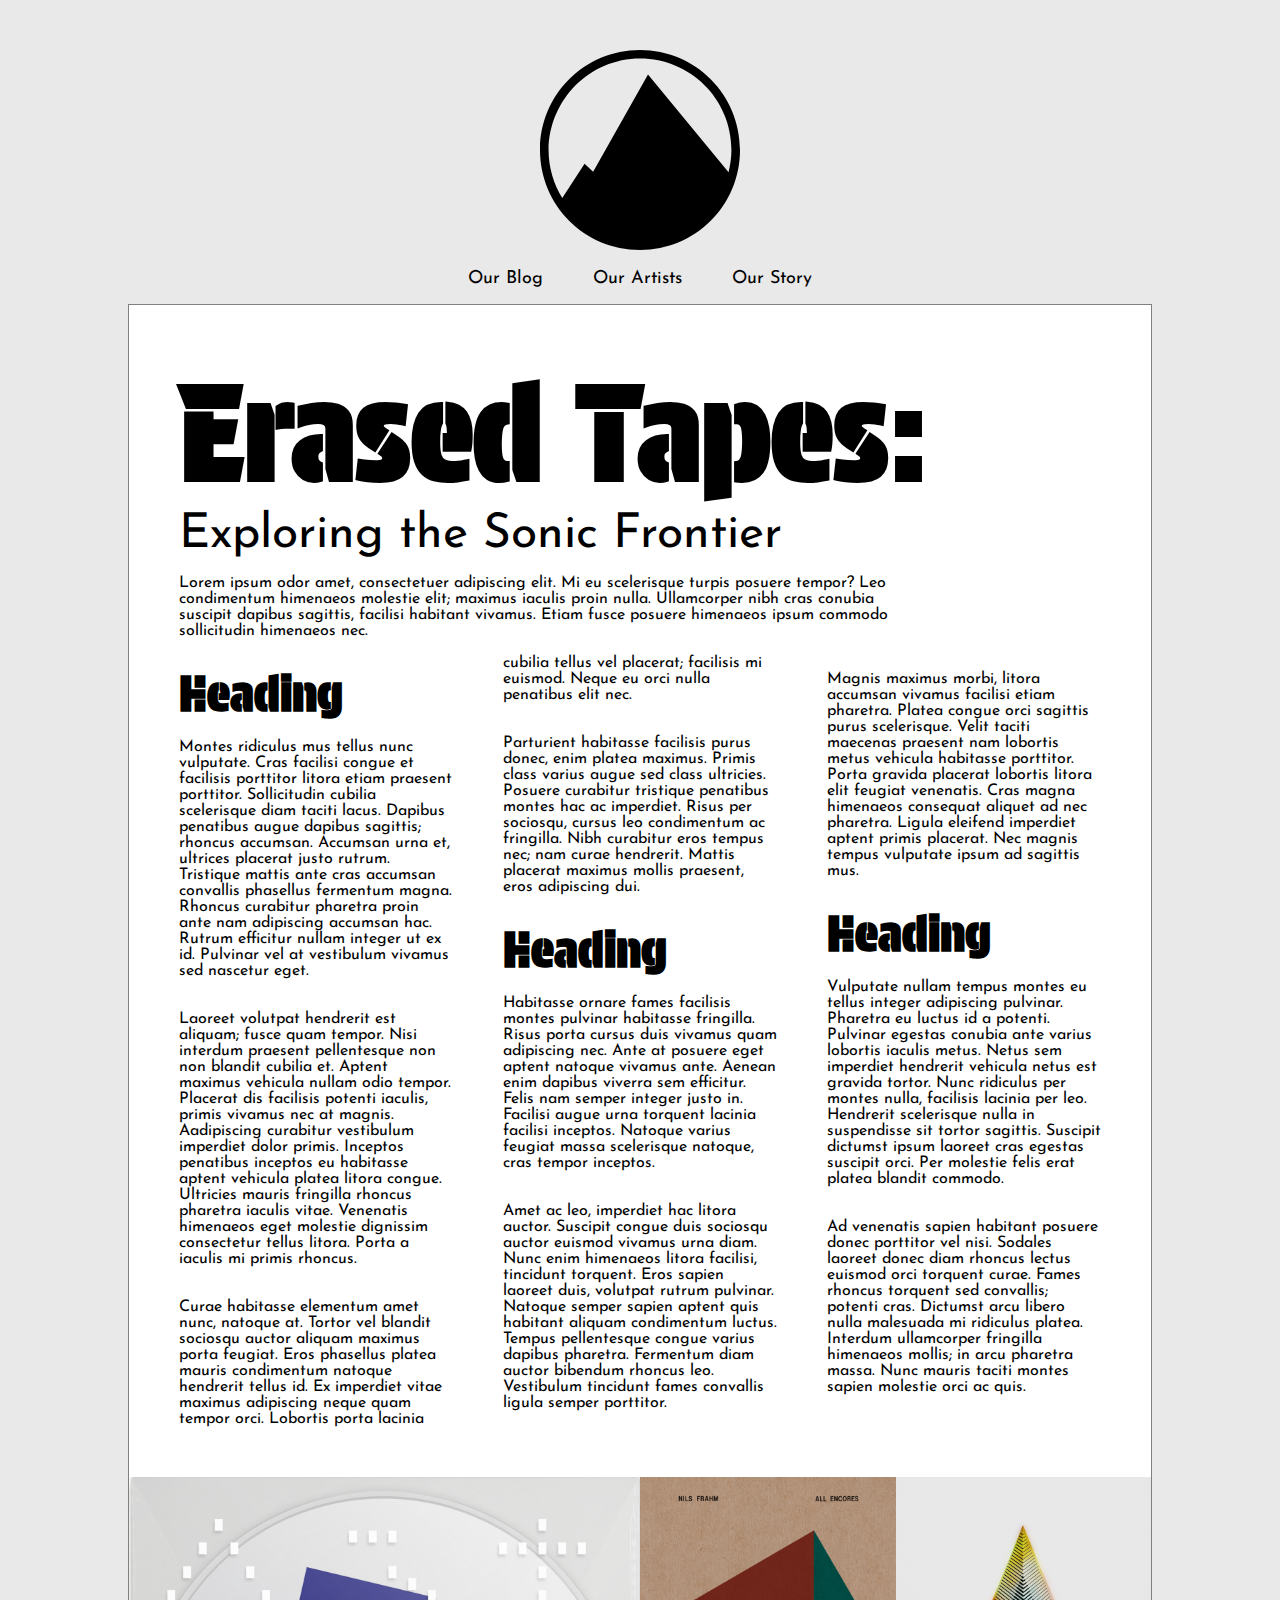
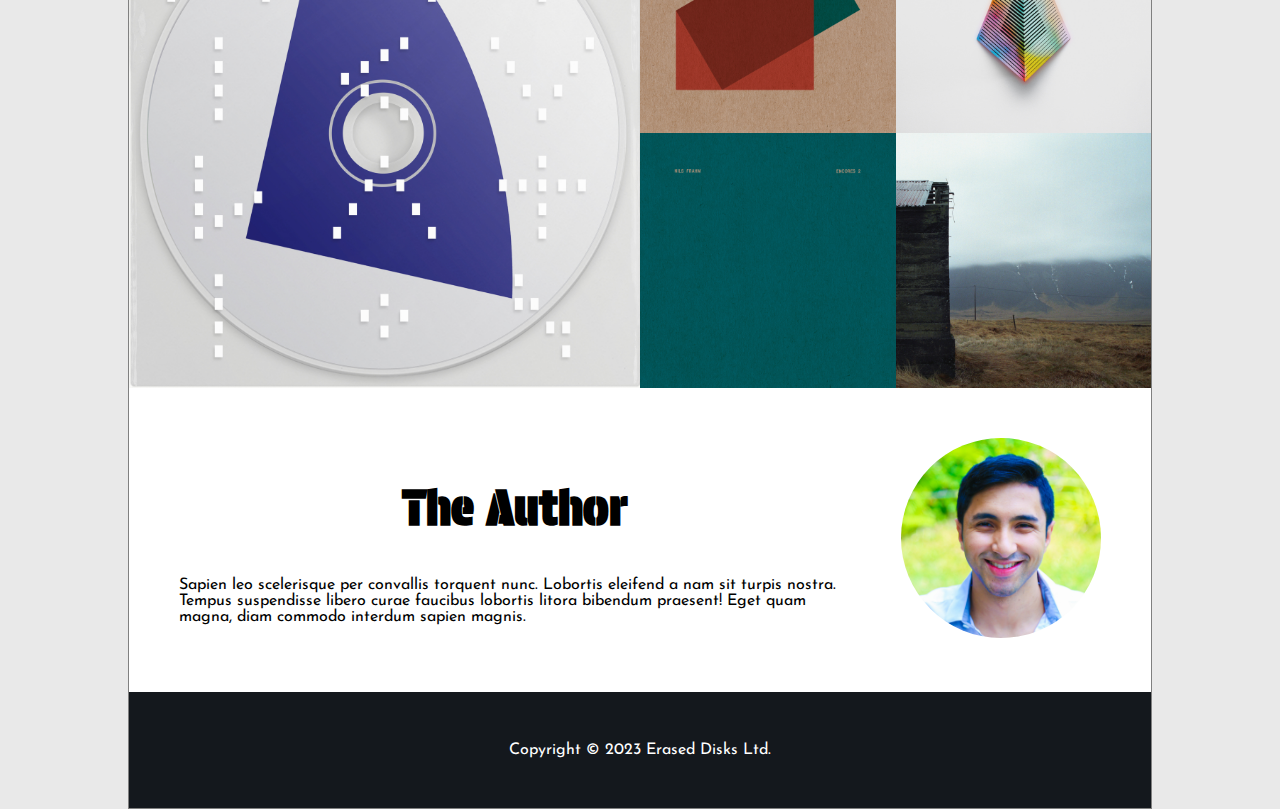
<file: Clone Task 1 - Responsive Layout and Typography/index.html>
<!DOCTYPE html>
<html lang="en">
<head>
    <meta charset="UTF-8">
    <meta name="viewport" content="width=device-width, initial-scale=1.0">

    <!-- Link to the CSS/Stylesheets -->
    <link rel="stylesheet" href="/Clone Task 1 - Responsive Layout and Typography/style.css">

    <!-- Website Title -->
    <title>Clone Task 1: Responsive Layout and Typography</title>

</head>
<body>
    
    <!-- Header Section (The Logo and Navigation Menu) -->
    <div class="Header">
    <div class="Logo"><img src="/Clone Task 1 - Responsive Layout and Typography/Clone Task 1 - Assets/logo.svg"  alt="Image of the Logo"></div>
    </div>

    <!-- Navigation Menu -->
    <nav>
        <!-- Navigational Links or Anchor Tags -->
        <ul>
            <li><a href="#">Our Blog</a></li>
            <li><a href="#">Our Artists</a></li>
            <li><a href="#">Our Story</a></li>
        </ul>
    </nav> 

    <!-- To add or style the gray border outline -->
    <main>

    <!-- Title and Introduction Section -->
    <div class="Main-Heading-Container">
        <h1>Erased Tapes:</h1>
        <div class="Sub-Heading"><p>Exploring the Sonic <span>Frontier</span></p></div>
        <div class="Right-Padding"><p>Lorem ipsum odor amet, consectetuer adipiscing elit. Mi eu scelerisque turpis posuere tempor? Leo condimentum himenaeos molestie elit; maximus iaculis proin nulla. Ullamcorper nibh cras conubia suscipit dapibus sagittis, facilisi habitant vivamus. Etiam fusce posuere himenaeos ipsum commodo sollicitudin himenaeos nec.</p></div>


    <!-- Headings Section (Three (3) Headings) -->        
        <div class="Three-Headings-Main-Container">

            <!-- 1st Heading Item -->
            <div class="Heading-Item-Container">
                <h2>Heading</h2>
                <p>Montes ridiculus mus tellus nunc vulputate. Cras facilisi congue et facilisis porttitor litora etiam praesent porttitor. Sollicitudin cubilia scelerisque diam taciti lacus. Dapibus penatibus augue dapibus sagittis; rhoncus accumsan. Accumsan urna et, ultrices placerat justo rutrum. Tristique mattis ante cras accumsan convallis phasellus fermentum magna. Rhoncus curabitur pharetra proin ante nam adipiscing accumsan hac. Rutrum efficitur nullam integer ut ex id. Pulvinar vel at vestibulum vivamus sed nascetur eget.</p>

                <p>Laoreet volutpat hendrerit est aliquam; fusce quam tempor. Nisi interdum praesent pellentesque non non blandit cubilia et. Aptent maximus vehicula nullam odio tempor. Placerat dis facilisis potenti iaculis, primis vivamus nec at magnis. Aadipiscing curabitur vestibulum imperdiet dolor primis. Inceptos penatibus inceptos eu habitasse aptent vehicula platea litora congue. Ultricies mauris fringilla rhoncus pharetra iaculis vitae. Venenatis himenaeos eget molestie dignissim consectetur tellus litora. Porta a iaculis mi primis rhoncus.</p>
                    
                    <p>Curae habitasse elementum amet nunc, natoque at. Tortor vel blandit sociosqu auctor aliquam maximus porta feugiat. Eros phasellus platea mauris condimentum natoque hendrerit tellus id. Ex imperdiet vitae maximus adipiscing neque quam tempor orci. Lobortis porta lacinia cubilia tellus vel placerat; facilisis mi euismod. Neque eu orci nulla penatibus elit nec.</p>
                    
                    <p>Parturient habitasse facilisis purus donec, enim platea maximus. Primis class varius augue sed class ultricies. Posuere curabitur tristique penatibus montes hac ac imperdiet. Risus per sociosqu, cursus leo condimentum ac fringilla. Nibh curabitur eros tempus nec; nam curae hendrerit. Mattis placerat maximus mollis praesent, eros adipiscing dui.</p>
            </div>

            <!-- 2nd Heading Item -->
            <div class="Heading-Item-Container">
                <h2>Heading</h2>
                <p>Habitasse ornare fames facilisis montes pulvinar habitasse fringilla. Risus porta cursus duis vivamus quam adipiscing nec. Ante at posuere eget aptent natoque vivamus ante. Aenean enim dapibus viverra sem efficitur. Felis nam semper integer justo in. Facilisi augue urna torquent lacinia facilisi inceptos. Natoque varius feugiat massa scelerisque natoque, cras tempor inceptos.</p>                    

                    <p>Amet ac leo, imperdiet hac litora auctor. Suscipit congue duis sociosqu auctor euismod vivamus urna diam. Nunc enim himenaeos litora facilisi, tincidunt torquent. Eros sapien laoreet duis, volutpat rutrum pulvinar. Natoque semper sapien aptent quis habitant aliquam condimentum luctus. Tempus pellentesque congue varius dapibus pharetra. Fermentum diam auctor bibendum rhoncus leo. Vestibulum tincidunt fames convallis ligula semper porttitor.</p>
                    
                    <p>Magnis maximus morbi, litora accumsan vivamus facilisi etiam pharetra. Platea congue orci sagittis purus scelerisque. Velit taciti maecenas praesent nam lobortis metus vehicula habitasse porttitor. Porta gravida placerat lobortis litora elit feugiat venenatis. Cras magna himenaeos consequat aliquet ad nec pharetra. Ligula eleifend imperdiet aptent primis placerat. Nec magnis tempus vulputate ipsum ad sagittis mus.</p>
            </div>

            <!-- 3rd Heading Item -->
            <div class="Heading-Item-Container">
                <h2>Heading</h2>
                <p>Vulputate nullam tempus montes eu tellus integer adipiscing pulvinar. Pharetra eu luctus id a potenti. Pulvinar egestas conubia ante varius lobortis iaculis metus. Netus sem imperdiet hendrerit vehicula netus est gravida tortor. Nunc ridiculus per montes nulla, facilisis lacinia per leo. Hendrerit scelerisque nulla in suspendisse sit tortor sagittis. Suscipit dictumst ipsum laoreet cras egestas suscipit orci. Per molestie felis erat platea blandit commodo.</p>

                    <p>Ad venenatis sapien habitant posuere donec porttitor vel nisi. Sodales laoreet donec diam rhoncus lectus euismod orci torquent curae. Fames rhoncus torquent sed convallis; potenti cras. Dictumst arcu libero nulla malesuada mi ridiculus platea. Interdum ullamcorper fringilla himenaeos mollis; in arcu pharetra massa. Nunc mauris taciti montes sapien molestie orci ac quis.</p>
            </div>
        </div>


    </div>

    <!-- Images Section -->
    <div class="Images-Main-Container">
        <div class="One-Large-Image">
            <img src="/Clone Task 1 - Responsive Layout and Typography/Clone Task 1 - Assets/articulation.jpg" alt="The image that would be the largest among the five images.">
        </div>
        <div class="Four-Small-Images">
            <div class="Small-Image">
                <img src="/Clone Task 1 - Responsive Layout and Typography/Clone Task 1 - Assets/all-encores.jpg" alt="The 1st small image.">
            </div>
            <div class="Small-Image">
                <img src="/Clone Task 1 - Responsive Layout and Typography/Clone Task 1 - Assets/blurred.jpg" alt="The 2nd small image.">
            </div>
            <div class="Small-Image">
                <img src="/Clone Task 1 - Responsive Layout and Typography/Clone Task 1 - Assets/encores-2.jpg" alt="The 3rd small image.">
            </div>
            <div class="Small-Image">
                <img src="/Clone Task 1 - Responsive Layout and Typography/Clone Task 1 - Assets/eulogy-for-evolution.jpg" alt="The 4th small image.">
            </div>
        </div>
    </div>

    <!-- Author Section -->
    <div class="Author-Main-Container">

        <!-- Image of the Author -->
        <div class="Author-Photo-Container">
            <img src="/Clone Task 1 - Responsive Layout and Typography/Clone Task 1 - Assets/profile_picture.jpg" alt="Image of the Author" />
        </div>
        
        <!-- Author's Text placeholder -->
        <div class="Author-Text-Container">
            <h2>The Author</h2>
            <p>Sapien leo scelerisque per convallis torquent nunc. Lobortis eleifend a nam sit turpis nostra. Tempus suspendisse libero curae faucibus lobortis litora bibendum praesent! Eget quam magna, diam commodo interdum sapien magnis.</p>
        </div>

    </div>
    
    <!-- Footer Section -->
    <footer>Copyright © 2023 Erased Disks Ltd.</footer>

    </main>

</body>
</html>
</file>
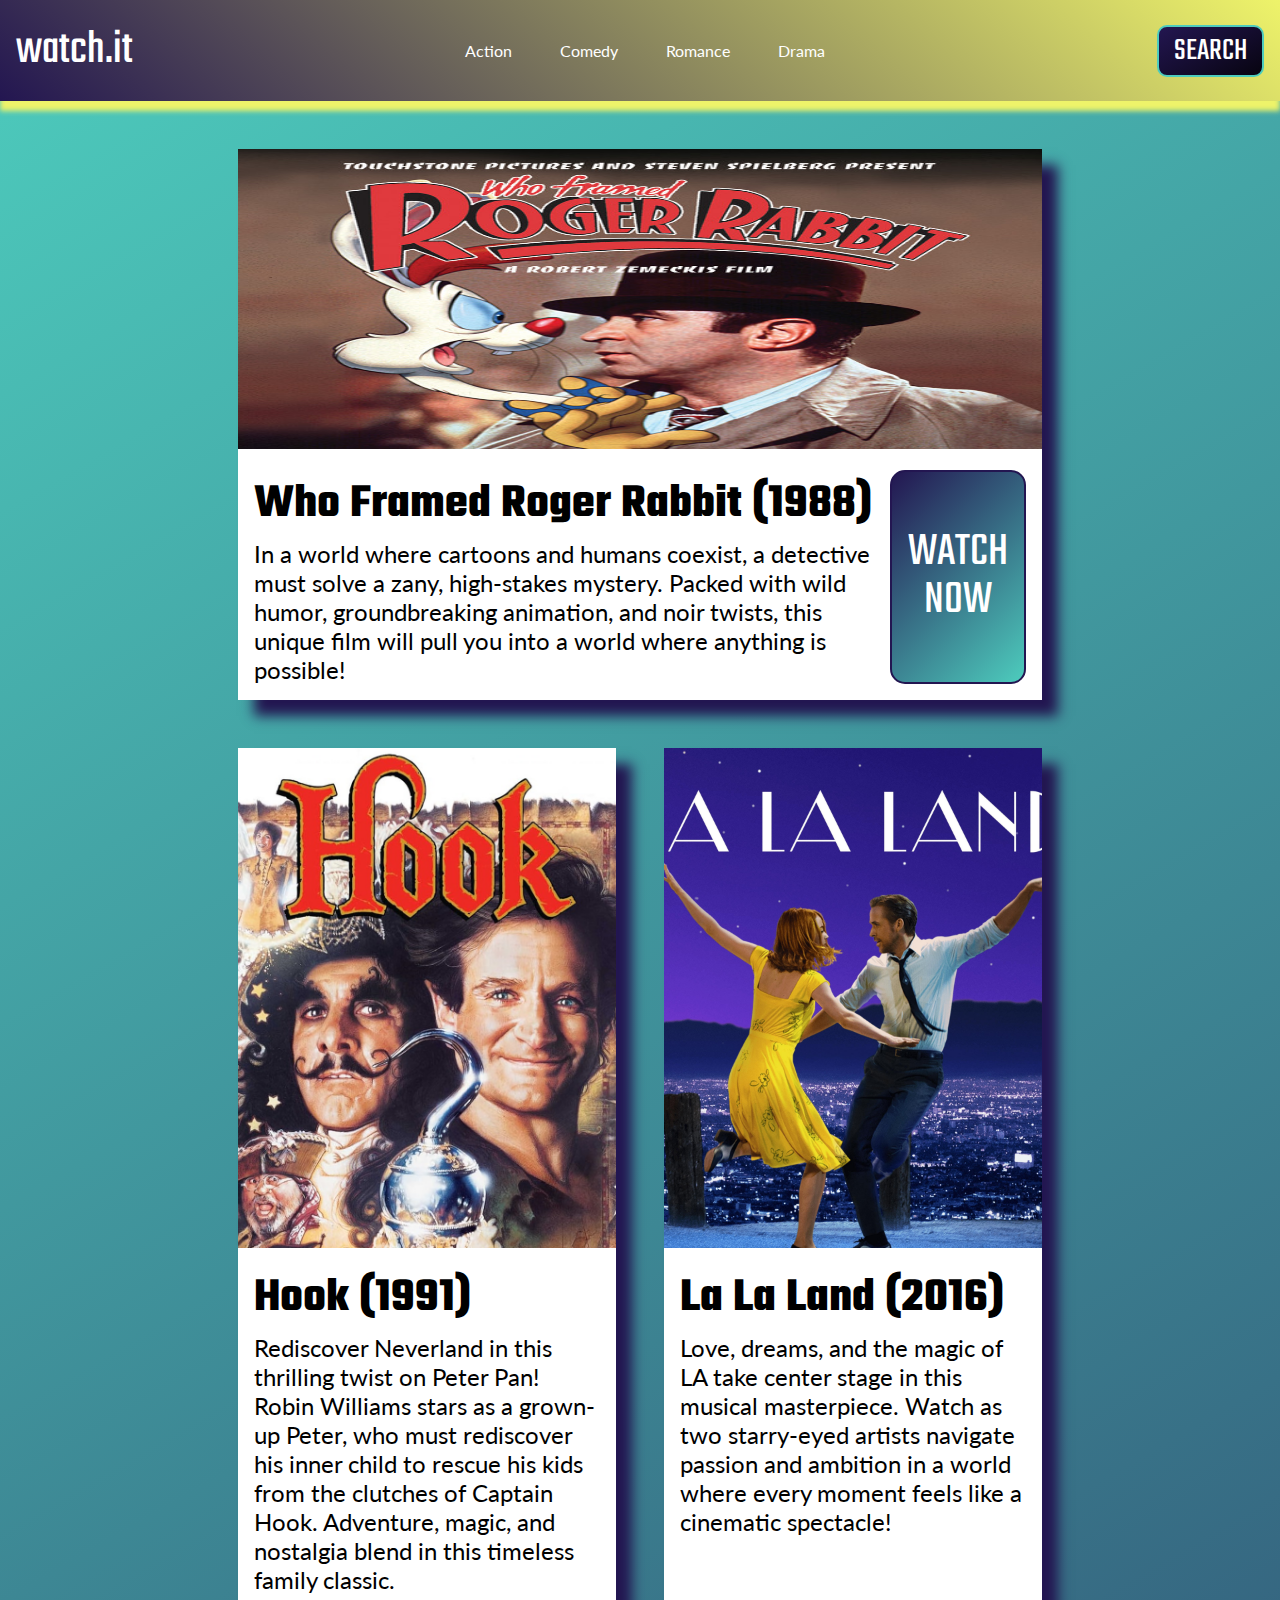
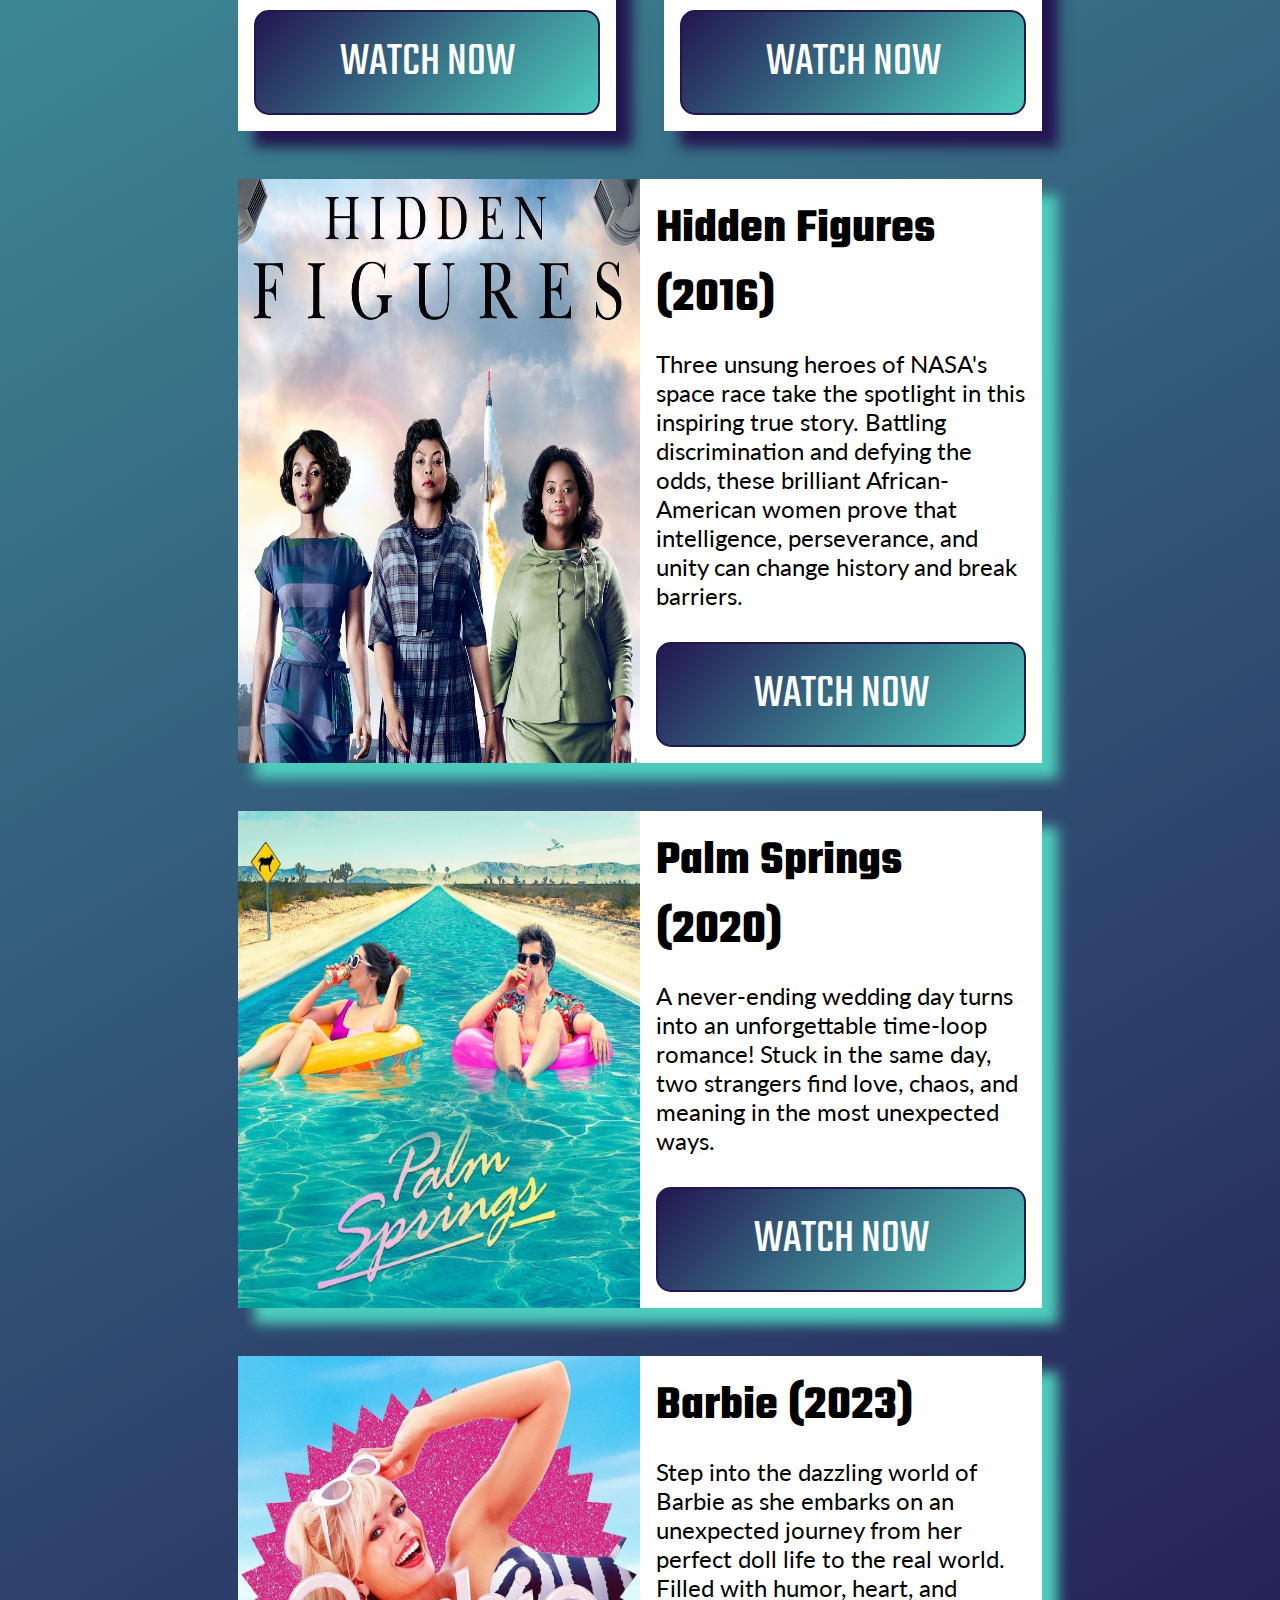
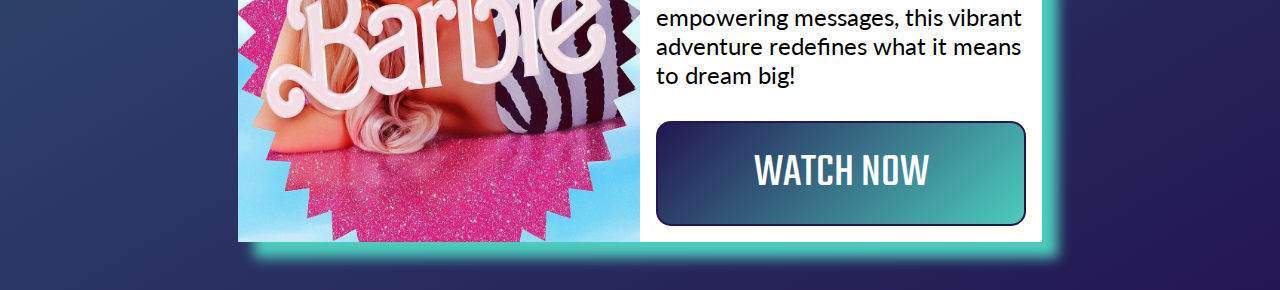
<file: Clone Task 2 - Advanced Layout/index.html>
<!DOCTYPE html>
<html lang="en">
<head>
    <meta charset="UTF-8">
    <meta name="viewport" content="width=device-width, initial-scale=1.0">

    <!-- Link to the CSS/Stylesheets -->
    <link rel="stylesheet" href="/Clone Task 2 - Advanced Layout/style.css">

    <!-- Website Title -->
    <title>Clone Task 2: Advanced Layout</title>
    
</head>
<body>
    
    <!-- Header and Navigation Menu -->
    <header class="Navigation-Menu">

      <!-- Website's WATCH.IT Logo -->
      <div class="WATCH-IT-LOGO">watch.it</div>

      <!-- Website's Navigational Links -->
      <nav class="Navigation-Menu-Links">
        <a href="#">Action</a>
        <a href="#">Comedy</a>
        <a href="#">Romance</a>
        <a href="#">Drama</a>
      </nav>

      <!-- Search Button -->
      <button class="Search-Button">SEARCH</button>
    </header>


  <!-- This is the Main Parent Container -->
  <main class="Main-Content-Container">

    <!-- RECTANGLE MOVIE CONTAINER -->
    <!-- Who Framed Roger Rabbit -->
    <div class="Movie-1-Container">
      <div class="Rectangle-Movie-Container">

        <!-- Movie's Image or Thumbnail -->
        <img src="/Clone Task 2 - Advanced Layout/Clone Task 2 - Assets/who-framed-roger-rabbit.jpg" alt="Image or Thumbnail of Who Framed Roger Rabbit" class="Rectangle-Movie-Thumbnail-Image">

        <!-- Movie Description -->
        <div class="Rectangle-Movie-Description-Container">
          <div class="Rectangle-Movie-Description-Texts">

            <!-- Movie Title -->
            <h1>Who Framed Roger Rabbit (1988)</h1>

          <!-- Movie Description -->
            <p>In a world where cartoons and humans coexist, a detective must solve a zany, high-stakes mystery. Packed with wild humor, groundbreaking animation, and noir twists, this unique film will pull you into a world where anything is possible!</p>
          </div>

          <!-- Watch Now Button -->
          <button class="Movie-1-Watch-Now-Button">WATCH <span class="Now-New-Line">NOW</span></button>
        </div>
      </div>    
    </div>

    <!-- VERTICAL MOVIE CONTAINER -->
    <!-- Hook -->
    <div class="Movie-2-Container">
      <div class="Vertical-Movie-Container">

        <!-- Movie's Image or Thumbnail -->
        <img src="/Clone Task 2 - Advanced Layout/Clone Task 2 - Assets/hook.jpg" alt="Image or Thumbnail of Hook" class="Vertical-Movie-Thumbnail-Image">
        
        <!-- Movie Description -->
        <div class="Vertical-Movie-Description-Container">
          <div class="Vertical-Movie-Description-Texts">

            <!-- Movie Title -->
            <h1>Hook (1991)</h1>

          <!-- Movie Description -->
            <p>Rediscover Neverland in this thrilling twist on Peter Pan! Robin Williams stars as a grown-up Peter, who must rediscover his inner child to rescue his kids from the clutches of Captain Hook. Adventure, magic, and nostalgia blend in this timeless family classic.</p>
         </div>

        <!-- Watch Now Button -->
        <div class="Vertical-Movie-Watch-Now-Button-Container">
            <button class="Movie-2-and-3-Watch-Now-Button">WATCH <span class="Now-New-Line">NOW</span></button>
        </div>          
          </div>

      </div>
    </div>

    <!-- La La Land -->
    <div class="Movie-3-Container">
      <div class="Vertical-Movie-Container">

        <!-- Movie's Image or Thumbnail -->
        <img src="/Clone Task 2 - Advanced Layout/Clone Task 2 - Assets/la-la-land.jpg" alt="Image or Thumbnail of La La Land" class="Vertical-Movie-Thumbnail-Image">

        <!-- Movie Description -->
        <div class="Vertical-Movie-Description-Container">
          <div class="Vertical-Movie-Description-Texts">

            <!-- Movie Title -->
            <h1>La La Land (2016)</h1>

          <!-- Movie Description -->
            <p>Love, dreams, and the magic of LA take center stage in this musical masterpiece. Watch as two starry-eyed artists navigate passion and ambition in a world where every moment feels like a cinematic spectacle!</p>
        </div>

        <!-- Watch Now Button -->
        <div class="Vertical-Movie-Watch-Now-Button-Container">
            <button class="Movie-2-and-3-Watch-Now-Button">WATCH <span class="Now-New-Line">NOW</span></button>
        </div>   

        </div>

      </div>
    </div>

    <!-- HORIZONTAL MOVIE CONTAINER -->
    <!-- Hidden Figures -->
    <div class="Movie-4-Container">
      <div class="Horizontal-Movie-Container">

        <!-- Movie's Image or Thumbnail -->
        <img src="/Clone Task 2 - Advanced Layout/Clone Task 2 - Assets/hidden-figures.jpg" alt="Image or Thumbnail of Hidden Figures" class="Horizontal-Movie-Thumbnail-Image">

        <!-- Movie Description -->
        <div class="Horizontal-Movie-Description-Container">

            <!-- Movie Title -->
          <h1>Hidden Figures (2016)</h1>

          <!-- Movie Description -->        
          <p>Three unsung heroes of NASA's space race take the spotlight in this inspiring true story. Battling discrimination and defying the odds, these brilliant African-American women prove that intelligence, perseverance, and unity can change history and break barriers.</p>

          <!-- Watch Now Button -->
          <button class="Movie-4-5-and-6-Watch-Now-Button">WATCH <span class="Now-New-Line">NOW</span></button>
        </div>
      </div>
    </div>

    <!-- Palm Springs -->
    <div class="Movie-5-Container">
      <div class="Horizontal-Movie-Container">

        <!-- Movie's Image or Thumbnail -->
        <img src="/Clone Task 2 - Advanced Layout/Clone Task 2 - Assets/palm-springs.jpg" alt="Image or Thumbnail of  Palm Springs" class="Horizontal-Movie-Thumbnail-Image">

        <!-- Movie Description -->
        <div class="Horizontal-Movie-Description-Container">

            <!-- Movie Title -->
          <h1>Palm Springs (2020)</h1>

          <!-- Movie Description -->        
          <p>A never-ending wedding day turns into an unforgettable time-loop romance! Stuck in the same day, two strangers find love, chaos, and meaning in the most unexpected ways.</p>

          <!-- Watch Now Button -->
          <button class="Movie-4-5-and-6-Watch-Now-Button">WATCH <span class="Now-New-Line">NOW</span></button>
        </div>
      </div>
    </div>

    <!-- Barbie -->
    <div class="Movie-6-Container">
      <div class="Horizontal-Movie-Container">

        <!-- Movie's Image or Thumbnail -->
        <img src="/Clone Task 2 - Advanced Layout/Clone Task 2 - Assets/barbie.jpg" alt="Image or Thumbnail of " class="Horizontal-Movie-Thumbnail-Image">

        <!-- Movie Description -->      
        <div class="Horizontal-Movie-Description-Container">

            <!-- Movie Title -->
          <h1>Barbie (2023)</h1>

          <!-- Movie Description -->
          <p>Step into the dazzling world of Barbie as she embarks on an unexpected journey from her perfect doll life to the real world. Filled with humor, heart, and empowering messages, this vibrant adventure redefines what it means to dream big!</p>

          <!-- Watch Now Button -->
          <button class="Movie-4-5-and-6-Watch-Now-Button">WATCH <span class="Now-New-Line">NOW</span></button>
        </div>
      </div>
    </div>  

  </main>


</body>
</html>
</file>
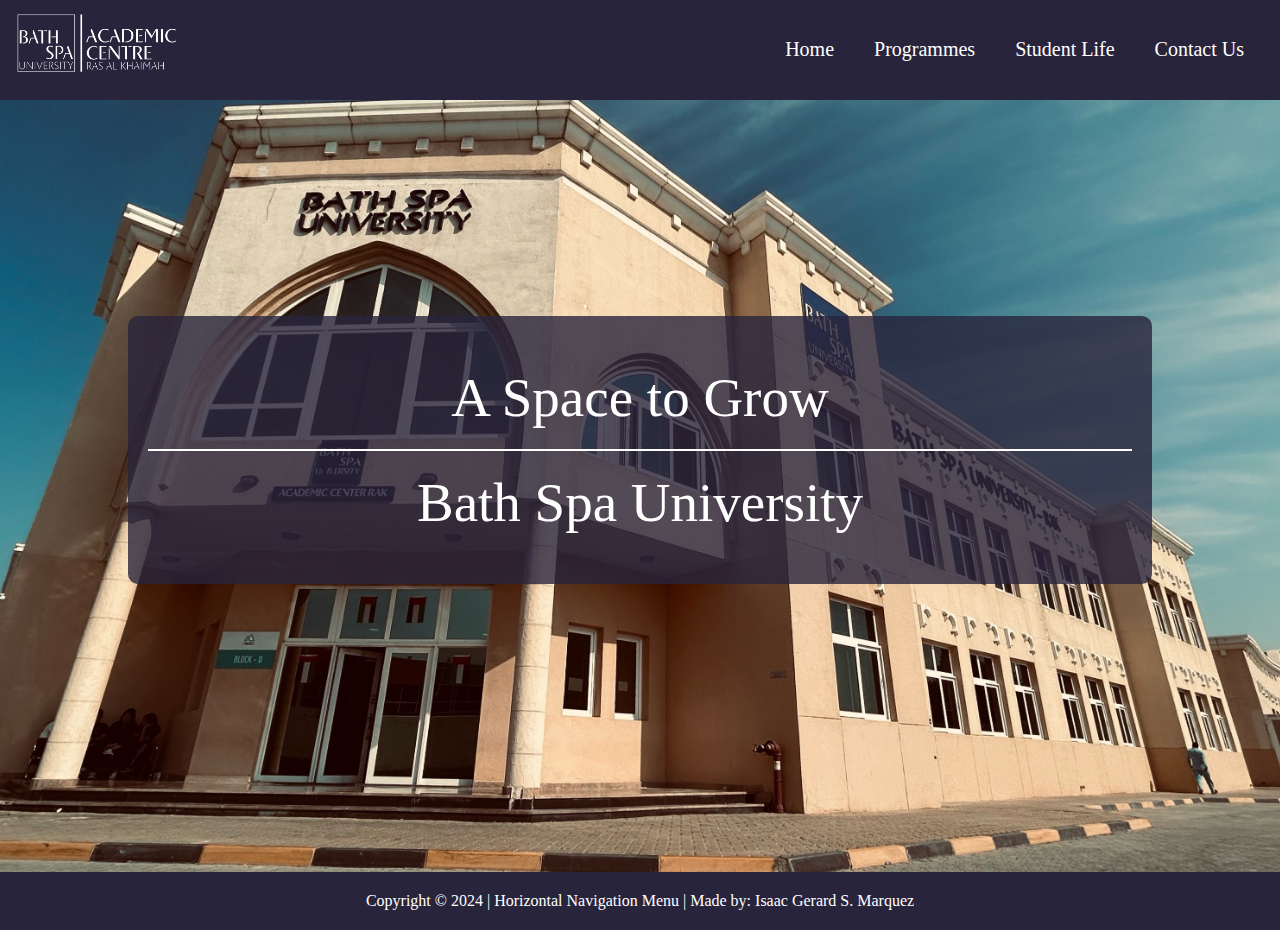
<file: Class Activities/Task 1 (Flexbox)/1 Flexbox Layout/index.html>
<!DOCTYPE html>
<html lang="en">
<head>
    <meta charset="UTF-8">
    <meta name="viewport" content="width=device-width, initial-scale=1.0">

    <!-- Link to the CSS/Stylesheets -->
    <link rel="stylesheet" href="/Class Activities/Task 1 (Flexbox)/1 Flexbox Layout/style.css">

    <!-- Link to the Icons -->
    <link href='https://unpkg.com/boxicons@2.1.4/css/boxicons.min.css' rel='stylesheet'>

    <!-- Link to the Website Icon --> 
     <link rel="icon" href="/Class Activities/Task 1 (Flexbox)/1 Flexbox Layout/Images/bsu-logo-header.png">


    <!-- Website Title -->
    <title>Flexbox Layout</title>

</head>
<body>

    <!-- Horizontal Navigation Menu -->
    <nav>
        <div class="Navigation-Menu-Container">
            <!-- Bath Spa University Website Logo -->
            <div class="BathSpaUniversityLogo"><a href="#">
                <!-- Bath Spa University Website Logo Image -->
                <img src="/Class Activities/Task 1 (Flexbox)/1 Flexbox Layout/Images/bsu-logo-header.png" alt="Bath Spa University Logo">
            </a></div>

            <!-- Menu and Close Button - Responsive -->
            <input type="radio" name="slider" id="Responsive-Menu-Button">
            <input type="radio" name="slider" id="Responsive-Close-Button">

            <!-- Navigational Links (including Home, Programmes, Student Life, and Contact Us) -->
            <ul class="Navigation-Menu-Links">

                <!-- Close Button -->
                <label for="Responsive-Close-Button" class="btn Responsive-Close-Button">
                    <!-- Close Button Icon -->
                    <i class='bx bx-x-circle'></i>
                </label>

                <!-- Home Section -->
                <li>
                    <a href="#">Home</a>
                </li> 

                <!-- Programmes Section -->
                <li>
                    <a href="#" class="Website-Section-Title">Programmes</a>

                    <!-- Mega Menu -->
                    <!-- Checkbox used to toggle visibility of the Mega Menu -->
                    <input type="checkbox" id="Programmes">
                    <label for="Programmes" class="Responsive-View">Programmes</label>

                    <!-- Website Mega Menu containing the University's programmes -->
                    <div class="Website-Mega-Menu">
                        <div class="Website-Mega-Menu-Contents">
                            <div class="Website-Mega-Menu-Columns">
                                <img src="/Class Activities/Task 1 (Flexbox)/1 Flexbox Layout/Images/Creative Computing.jpg" alt="A student programming in a computer.">
                            </div>
                            <div class="Website-Mega-Menu-Columns">
                                <h1>Creative Computing</h1>
                                <ul class="Website-Mega-Menu-Links">
                                    <li><a href="#">Web Development</a></li>
                                    <li><a href="#">Code Lab</a></li>
                                    <li><a href="#">Machine Learning</a></li>
                                    <li><a href="#">Physical Computing</a></li>
                                </ul>
                            </div>
                            <div class="Website-Mega-Menu-Columns">
                                <h1>Creative Media</h1>
                                <ul class="Website-Mega-Menu-Links">
                                    <li><a href="#">Creative Photography</a></li>
                                    <li><a href="#">Short Film Production</a></li>
                                    <li><a href="#">Visual Effects</a></li>
                                    <li><a href="#">Promotional Media</a></li>
                                </ul>
                            </div>
                            <div class="Website-Mega-Menu-Columns">
                                <h1>Cyber Security</h1>
                                <ul class="Website-Mega-Menu-Links">
                                    <li><a href="#">Digital Forensics</a></li>
                                    <li><a href="#">Cyber Resilience</a></li>
                                    <li><a href="#">Artificial Intelligence</a></li>
                                    <li><a href="#">Software Engineering</a></li>
                                </ul>
                            </div>
                        </div>
                    </div>
                </li>

                <!-- Student Life Section -->
                <li>
                    <a href="#" class="Website-Section-Title">Student Life</a>

                    <!-- Mega Menu -->
                    <!-- Checkbox used to toggle visibility of the Mega Menu -->
                    <input type="checkbox" id="StudentLife">
                    <label for="StudentLife" class="Responsive-View">Student Life</label>

                    <!-- Website Mega Menu containing the University's student life -->
                    <div class="Website-Mega-Menu">
                        <div class="Website-Mega-Menu-Contents">
                            <div class="Website-Mega-Menu-Columns">
                                <img src="/Class Activities/Task 1 (Flexbox)/1 Flexbox Layout/Images/StudentLife.jpg" alt="Students reading books in the library.">
                            </div>
                            <div class="Website-Mega-Menu-Columns">
                                <h1>Campus</h1>
                                <ul class="Website-Mega-Menu-Links">
                                    <li><a href="#">Facilities</a></li>
                                    <li><a href="#">Transportation</a></li>
                                    <li><a href="#">Housing and Accommodation</a></li>
                                    <li><a href="#">Custom logo</a></li>
                                </ul>
                            </div>
                            <div class="Website-Mega-Menu-Columns">
                                <h1>Opportunities</h1>
                                <ul class="Website-Mega-Menu-Links">
                                    <li><a href="#">Job Fairs</a></li>
                                    <li><a href="#">UK Study Tour</a></li>
                                    <li><a href="#">Internships</a></li>
                                    <li><a href="#">Scholarships</a></li>
                                </ul>
                            </div>
                            <div class="Website-Mega-Menu-Columns">
                                <h1>Events</h1>
                                <ul class="Website-Mega-Menu-Links">
                                    <li><a href="#">Freshers Party</a></li>
                                    <li><a href="#">Monthly Medley</a></li>
                                    <li><a href="#">Sports Festival</a></li>
                                    <li><a href="#">Foundation Day</a></li>
                                </ul>
                            </div>
                        </div>
                    </div>
                </li>

                <!-- Contact Us Section -->
                <!-- Utilises a Dropdown Menu -->
                <li>
                    <a href="#" class="Website-Section-Title">Contact Us</a>
                    <input type="checkbox" id="ContactUs">
                    <label for="ContactUs" class="Responsive-View">Contact Us</label>

                    <!-- Dropdown menu with links to the university's contact information -->
                    <ul class="ContactUs-DropDownMenu">
                        <li><a href="mailto:admissions@bathspa.ae" target="_blank">admissions@bathspa.ae</a></li>
                        <li><a href="tel:07 236 9495" target="_blank">07 236 9495</a></li>
                        <li><a href="https://maps.app.goo.gl/tHPnCtm8Go6PxytK9" target="_blank">RAKEZ Academic Zone 3, Block D First Floor, Al Dhait South Ras Al Khaimah, UAE</a></li>
                    </ul>
                </li>

            </ul>

            <!-- Menu Button -->
            <label for="Responsive-Menu-Button" class="btn Responsive-Menu-Button">
                <!-- Menu Button Icon -->
                <i class='bx bx-menu'></i>
            </label>
        </div>
    </nav>

    <!-- Website Text -->
    <div class="Website-Caption">
        <p>A Space to Grow</p>
        <hr><p>Bath Spa University</p>
    </div>

    <!-- Footer -->
    <footer>Copyright &copy; 2024 | Horizontal Navigation Menu | Made by: Isaac Gerard S. Marquez</footer>

</body>
</html>
</file>
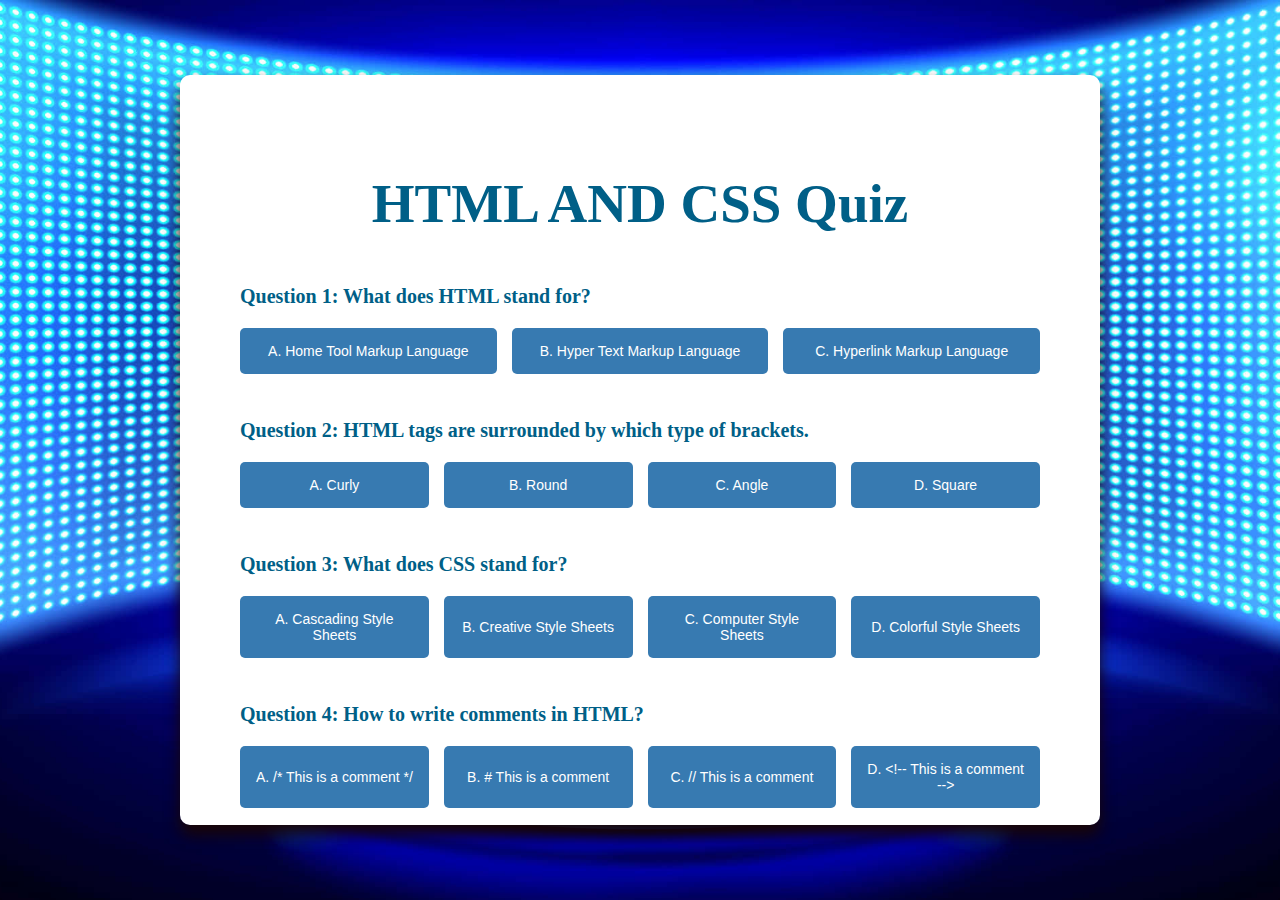
<file: Class Activities/Task 1 (Flexbox)/4 Flexbox Quiz/index.html>
<!DOCTYPE html>
<html lang="en">
<head>
    <meta charset="UTF-8">
    <meta name="viewport" content="width=device-width, initial-scale=1.0">

    <!-- Link to the CSS/Stylesheets -->
    <link rel="stylesheet" href="/Class Activities/Task 1 (Flexbox)/4 Flexbox Quiz/style.css">

    <!-- Website Title -->
    <title>Quiz Layout</title>
    
</head>
<body>

  <!-- Quiz Layout Container (Container for the Quiz) -->
  <div class="Quiz-Layout-Container">

    <!-- Container for the Quiz Questions -->
    <div class="QuizQuestion">  
      <h1>HTML AND CSS Quiz</h1>
      <h3>Question 1: What does HTML stand for?</h3>

      <!-- Container for the Quiz answers -->
      <div class="QuizAnswers">
        <button data-correct="false">A. Home Tool Markup Language</button>
        <button data-correct="true">B. Hyper Text Markup Language</button>
        <button data-correct="false">C. Hyperlink Markup Language</button>
      </div>
    </div>
    
    <!-- Container for the Quiz Questions -->
    <div class="QuizQuestion">
      <h3>Question 2: HTML tags are surrounded by which type of brackets.</h3>

      <!-- Container for the Quiz answers -->
      <div class="QuizAnswers">
        <button data-correct="false">A. Curly</button>
        <button data-correct="false">B. Round</button>
        <button data-correct="true">C. Angle</button>
        <button data-correct="false">D. Square</button>
      </div>
    </div>
    
    <!-- Container for the Quiz Questions -->
    <div class="QuizQuestion">
      <h3>Question 3: What does CSS stand for?</h3>

      <!-- Container for the Quiz answers -->
      <div class="QuizAnswers">
        <button data-correct="true">A. Cascading Style Sheets</button>
        <button data-correct="false">B. Creative Style Sheets</button>
        <button data-correct="false">C. Computer Style Sheets</button>
        <button data-correct="false">D. Colorful Style Sheets</button>
      </div>
    </div>
    
    <!-- Container for the Quiz Questions -->
    <div class="QuizQuestion">
      <h3>Question 4: How to write comments in HTML?</h3>

      <!-- Container for the Quiz answers -->
      <div class="QuizAnswers">
        <button data-correct="false">A. /* This is a comment */ </button>
        <button data-correct="false">B. # This is a comment </button>
        <button data-correct="false">C. // This is a comment </button>
        <button data-correct="true">D. &lt;!-- This is a comment --&gt;</button>
      </div>
    </div>
    
    <!-- Container for the Quiz Questions -->
    <div class="QuizQuestion">
      <h3>Question 5: How to write comments in CSS?</h3>

      <!-- Container for the Quiz answers -->
      <div class="QuizAnswers">
        <button data-correct="false">A. // This is a comment</button>
        <button data-correct="false">B. # This is a comment</button>
        <button data-correct="true">C. /* This is a comment */</button>
        <button data-correct="false">D. &lt;!-- This is a comment --&gt; </button>
      </div>
    </div>  
    
    <!-- Container for the Quiz Questions -->
    <div class="QuizQuestion">
      <h3>Question 6: How to write comments in JavaScript?</h3>

      <!-- Container for the Quiz answers -->
      <div class="QuizAnswers">
        <button data-correct="false">A. # This is a comment</button>
        <button data-correct="true">B. // This is a comment</button>
        <button data-correct="false">D. &lt;!-- This is a comment --&gt; </button>
      </div>
    </div>
        
    <!-- Container for the Quiz Questions -->
    <div class="QuizQuestion">
      <h3>Question 7: How many types of heading does an HTML have?</h3>

      <!-- Container for the Quiz answers -->
      <div class="QuizAnswers">
        <button data-correct="false">A. 3</button>
        <button data-correct="false">B. 4</button>
        <button data-correct="false">C. 5</button>
        <button data-correct="true">D. 6</button>
      </div>
    </div>
    
    <!-- Container for the Quiz Questions -->
    <div class="QuizQuestion">
      <h3>Question 8: How do you embed an image in HTML?</h3>

      <!-- Container for the Quiz answers -->
      <div class="QuizAnswers">
        <button data-correct="true">A. &lt;img&gt;</button>
        <button data-correct="false">B. &lt;a&gt;</button>
        <button data-correct="false">C. &lt;strong&gt;</button>
        <button data-correct="false">D. &lt;video&gt;</button>
      </div>
    </div>
    
    <!-- Container for the Quiz Questions -->
    <div class="QuizQuestion">
      <h3>Question 9: What CSS property is used to change the color of the text?</h3>

      <!-- Container for the Quiz answers -->
      <div class="QuizAnswers">
        <button data-correct="false">A. text-align</button>
        <button data-correct="false">B. font-size</button>
        <button data-correct="false">C. background-color</button>
        <button data-correct="true">D. color</button>
      </div>
    </div>
    
    <!-- Container for the Quiz Questions -->
    <div class="QuizQuestion">
      <h3>Question 10: What CSS property is used to round borders around elements?</h3>

      <!-- Container for the Quiz answers -->
      <div class="QuizAnswers">
        <button data-correct="false">A. border-circle</button>
        <button data-correct="false">B. border-rounding</button>
        <button data-correct="true">C. border-radius</button>
        <button data-correct="false">D. None of the Above</button>
      </div>
    </div>  

    <!-- Submit Button (The button the user can click to submit their answers.) -->
    <button id="SubmitButton">Submit</button>

    <!-- Play Again Button (The button the user can click to play the game again.) -->
    <button id="PlayAgainButton" style="display:none;">Play Again</button>

  </div>    

      <!-- JavaScript -->
      <script src="/Class Activities/Task 1 (Flexbox)/4 Flexbox Quiz/script.js"></script>

</body>
</html>
</file>
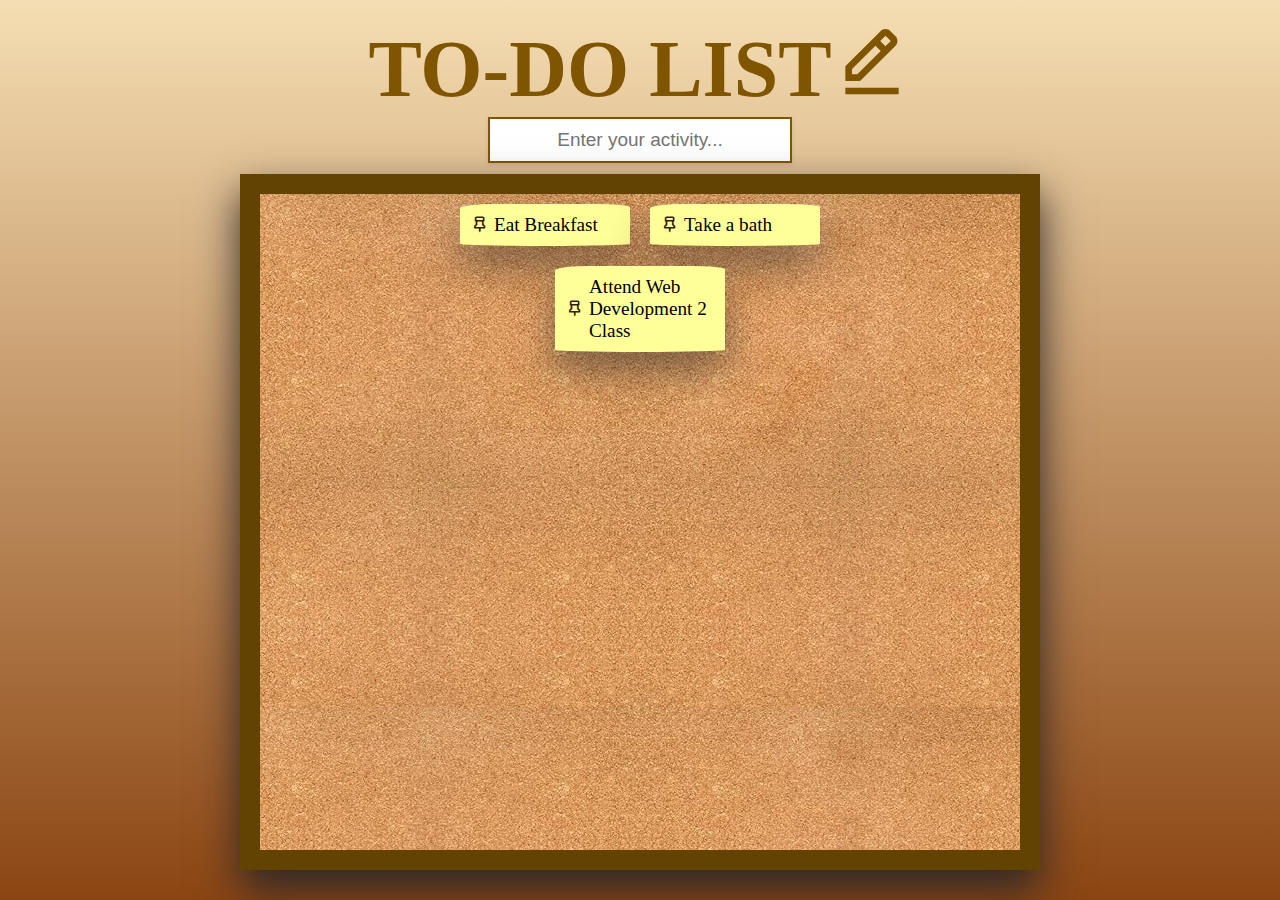
<file: Class Activities/Task 1 (Flexbox)/5 To-do List/index.html>
<!DOCTYPE html>
<html lang="en">
<head>
    <meta charset="UTF-8">
    <meta name="viewport" content="width=device-width, initial-scale=1.0">

    <!-- Link to the CSS/Stylesheets -->
    <link rel="stylesheet" href="/Class Activities/Task 1 (Flexbox)/5 To-do List/style.css">

    <!-- Link to the Icons -->
    <link href='https://unpkg.com/boxicons@2.1.4/css/boxicons.min.css' rel='stylesheet'>

    <!-- Website Title -->
    <title>To-do List</title>

</head>
<body>
    
  <!-- To-do List Container -->
    <div class="To-do-List-Container">

        <!-- Header or Title -->
        <h1>TO-DO LIST<i class='bx bx-edit-alt'></i> </h1>
  
        <!-- Input Field to enter the user's activities -->
        <input type="text" placeholder="Enter your activity...">
  
        <!-- Bulletin-Board Container that would resemble a bulletin board -->
        <div class="Bulletin-Board">

        <!-- Post-It unordered list that would resemble a Post-It -->
          <ul class="Post-It">
  
            <!-- Activities -->
            <li><i class="bx bx-pin"></i>
              <span><i class='bx bx-x-circle' ></i></span>Eat Breakfast</li>
            <li><i class="bx bx-pin"></i>
              <span><i class='bx bx-x-circle' ></i></span>Take a bath</li>
            <li><i class="bx bx-pin"></i>
              <span><i class='bx bx-x-circle' ></i></span>Attend Web Development 2 Class</li>
            
          </ul>

        </div>
    </div>
    
    <!-- JavaScript -->
    <script src="/Class Activities/Task 1 (Flexbox)/5 To-do List/script.js"></script>
    
</body>
</html>
</file>
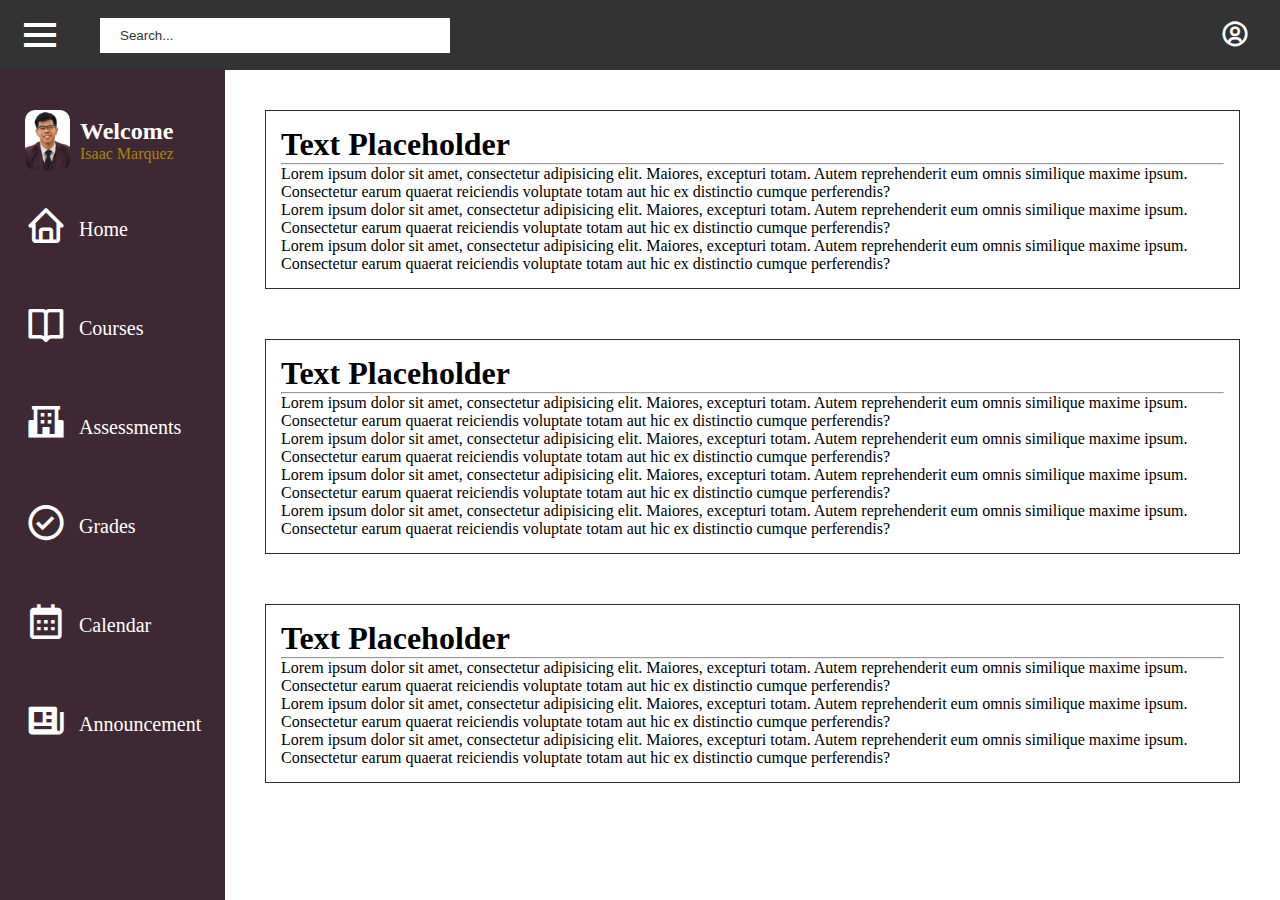
<file: Class Activities/Task 2 (Grid)/1 Grid Layout/index.html>
<!DOCTYPE html>
<html lang="en">
<head>
    <meta charset="UTF-8">
    <meta name="viewport" content="width=device-width, initial-scale=1.0">
    
    <!-- Link to the Icons -->
    <link href='https://unpkg.com/boxicons@2.1.4/css/boxicons.min.css' rel='stylesheet'>

    <!-- Link to the CSS/Stylesheets -->
    <link rel="stylesheet" href="/Class Activities/Task 2 (Grid)/1 Grid Layout/style.css">
    
    <!-- Website Title -->
    <title>Grid Layout</title>

</head>
<body>

    <!-- Main Container -->
    <div class="GridLayoutContainer">

        <!-- Header -->
        <div class="WebsiteHeader">
            <div class="Menu-Button">
                <div class="SidebarMenuButton">
                    <i class='bx bx-menu'></i>
                </div>
            </div>

            <!-- Search Bar -->
            <div class="Search-Bar">
                <input type="text" placeholder="Search...">
            </div>

            <!-- User Profile Menu Button -->
            <div class="User-Profile">

                <div class="User-Profile-Menu-Button">
                    <ul>
                        <!-- User Icon from BoxIcon -->
                        <li><i class='bx bx-user-circle'></i>
                            <!-- Drop Down Profile Menu -->
                            <div class="User-Profile-Menu-Button-Contents">
                                <!-- User Profile Buttons -->
                                <div class="User-Profile-Menu-Selections">EDIT PROFILE</div>
                                <div class="User-Profile-Menu-Selections">SETTINGS</div>
                                <div class="User-Profile-Menu-Selections">PRIVACY</div>
                                <div class="User-Profile-Menu-Selections">HELP DESK</div>
                                <div class="User-Profile-Menu-Selections">SIGN OUT</div>
                            </div>
                        </li>
                    </ul>
                </div>
            </div>
        </div>
    
        <!-- Side Bar -->
        <div class="Main-Sidebar-Container">
            <div class="Sidebar-Contents">

                    <!-- User Profile -->
                    <div class="Main-User-Profile-Container">

                            <!-- User Image -->
                            <img src="/Class Activities/Task 2 (Grid)/1 Grid Layout/Images/Isaac.png" alt="Isaac Marquez's Image">

                            <!-- User Profile Name -->
                        <div class="User-Profile-Name">
                            <h2>Welcome</h2>
                            <p>Isaac Marquez</p>
                        </div>
                    </div>


                    <!-- Side Bar Buttons -->
                    <ul>

                        <!-- Home Button -->
                        <li>
                            <a href="#">
                                <div class="Sidebar-Button-Icon"><i class='bx bx-home' ></i></div>
                                <div class="Sidebar-Button-Name">Home</div>
                            </a>
                        </li>

                        <!-- Courses Button -->
                        <li>
                            <a href="#">
                                <div class="Sidebar-Button-Icon"><i class='bx bx-book-open' ></i></div>
                                <div class="Sidebar-Button-Name">Courses</div>
                            </a>
                        </li>

                        <!-- Assessments Button -->
                        <li>
                            <a href="#">
                                <div class="Sidebar-Button-Icon"><i class='bx bxs-school' ></i></div>
                                <div class="Sidebar-Button-Name">Assessments</div>
                            </a>
                        </li>

                        <!-- Grades Button -->
                        <li>
                            <a href="#">
                                <div class="Sidebar-Button-Icon"><i class='bx bx-check-circle' ></i></div>
                                <div class="Sidebar-Button-Name">Grades</div>
                            </a>
                        </li>

                        <!-- Calendar Buttons -->
                        <li>
                            <a href="#">
                                <div class="Sidebar-Button-Icon"><i class="bx bx-calendar"></i></div>
                                <div class="Sidebar-Button-Name">Calendar</div>
                            </a>
                        </li>

                        <!-- Announcement Button -->
                        <li>
                            <a href="#">
                                <div class="Sidebar-Button-Icon"><i class='bx bxs-news' ></i></div>
                                <div class="Sidebar-Button-Name">Announcement</div>
                            </a>
                        </li>

                    </ul>
            </div>

            <!-- Text Placeholders -->
            <div class="Text-Placeholder">
                <div class="Text-Placeholder-Content">
                    <h1>Text Placeholder</h1><hr>
                    <p>Lorem ipsum dolor sit amet, consectetur adipisicing elit. Maiores, excepturi totam. Autem reprehenderit eum omnis similique maxime ipsum. Consectetur earum quaerat reiciendis voluptate totam aut hic ex distinctio cumque perferendis?</p>
                    <p>Lorem ipsum dolor sit amet, consectetur adipisicing elit. Maiores, excepturi totam. Autem reprehenderit eum omnis similique maxime ipsum. Consectetur earum quaerat reiciendis voluptate totam aut hic ex distinctio cumque perferendis?</p>
                    <p>Lorem ipsum dolor sit amet, consectetur adipisicing elit. Maiores, excepturi totam. Autem reprehenderit eum omnis similique maxime ipsum. Consectetur earum quaerat reiciendis voluptate totam aut hic ex distinctio cumque perferendis?</p>
                </div>
                <div class="Text-Placeholder-Content">
                    <h1>Text Placeholder</h1><hr>
                    <p>Lorem ipsum dolor sit amet, consectetur adipisicing elit. Maiores, excepturi totam. Autem reprehenderit eum omnis similique maxime ipsum. Consectetur earum quaerat reiciendis voluptate totam aut hic ex distinctio cumque perferendis?</p>
                    <p>Lorem ipsum dolor sit amet, consectetur adipisicing elit. Maiores, excepturi totam. Autem reprehenderit eum omnis similique maxime ipsum. Consectetur earum quaerat reiciendis voluptate totam aut hic ex distinctio cumque perferendis?</p>
                    <p>Lorem ipsum dolor sit amet, consectetur adipisicing elit. Maiores, excepturi totam. Autem reprehenderit eum omnis similique maxime ipsum. Consectetur earum quaerat reiciendis voluptate totam aut hic ex distinctio cumque perferendis?</p>
                    <p>Lorem ipsum dolor sit amet, consectetur adipisicing elit. Maiores, excepturi totam. Autem reprehenderit eum omnis similique maxime ipsum. Consectetur earum quaerat reiciendis voluptate totam aut hic ex distinctio cumque perferendis?</p>
                </div>
                <div class="Text-Placeholder-Content">
                    <h1>Text Placeholder</h1><hr>
                    <p>Lorem ipsum dolor sit amet, consectetur adipisicing elit. Maiores, excepturi totam. Autem reprehenderit eum omnis similique maxime ipsum. Consectetur earum quaerat reiciendis voluptate totam aut hic ex distinctio cumque perferendis?</p>
                    <p>Lorem ipsum dolor sit amet, consectetur adipisicing elit. Maiores, excepturi totam. Autem reprehenderit eum omnis similique maxime ipsum. Consectetur earum quaerat reiciendis voluptate totam aut hic ex distinctio cumque perferendis?</p>
                    <p>Lorem ipsum dolor sit amet, consectetur adipisicing elit. Maiores, excepturi totam. Autem reprehenderit eum omnis similique maxime ipsum. Consectetur earum quaerat reiciendis voluptate totam aut hic ex distinctio cumque perferendis?</p>
                </div>

            </div>
        </div>
    </div>	
    
    <!-- JavaScript -->
    <script src="/Class Activities/Task 2 (Grid)/1 Grid Layout/script.js"></script>
    
</body>
</html>
</file>
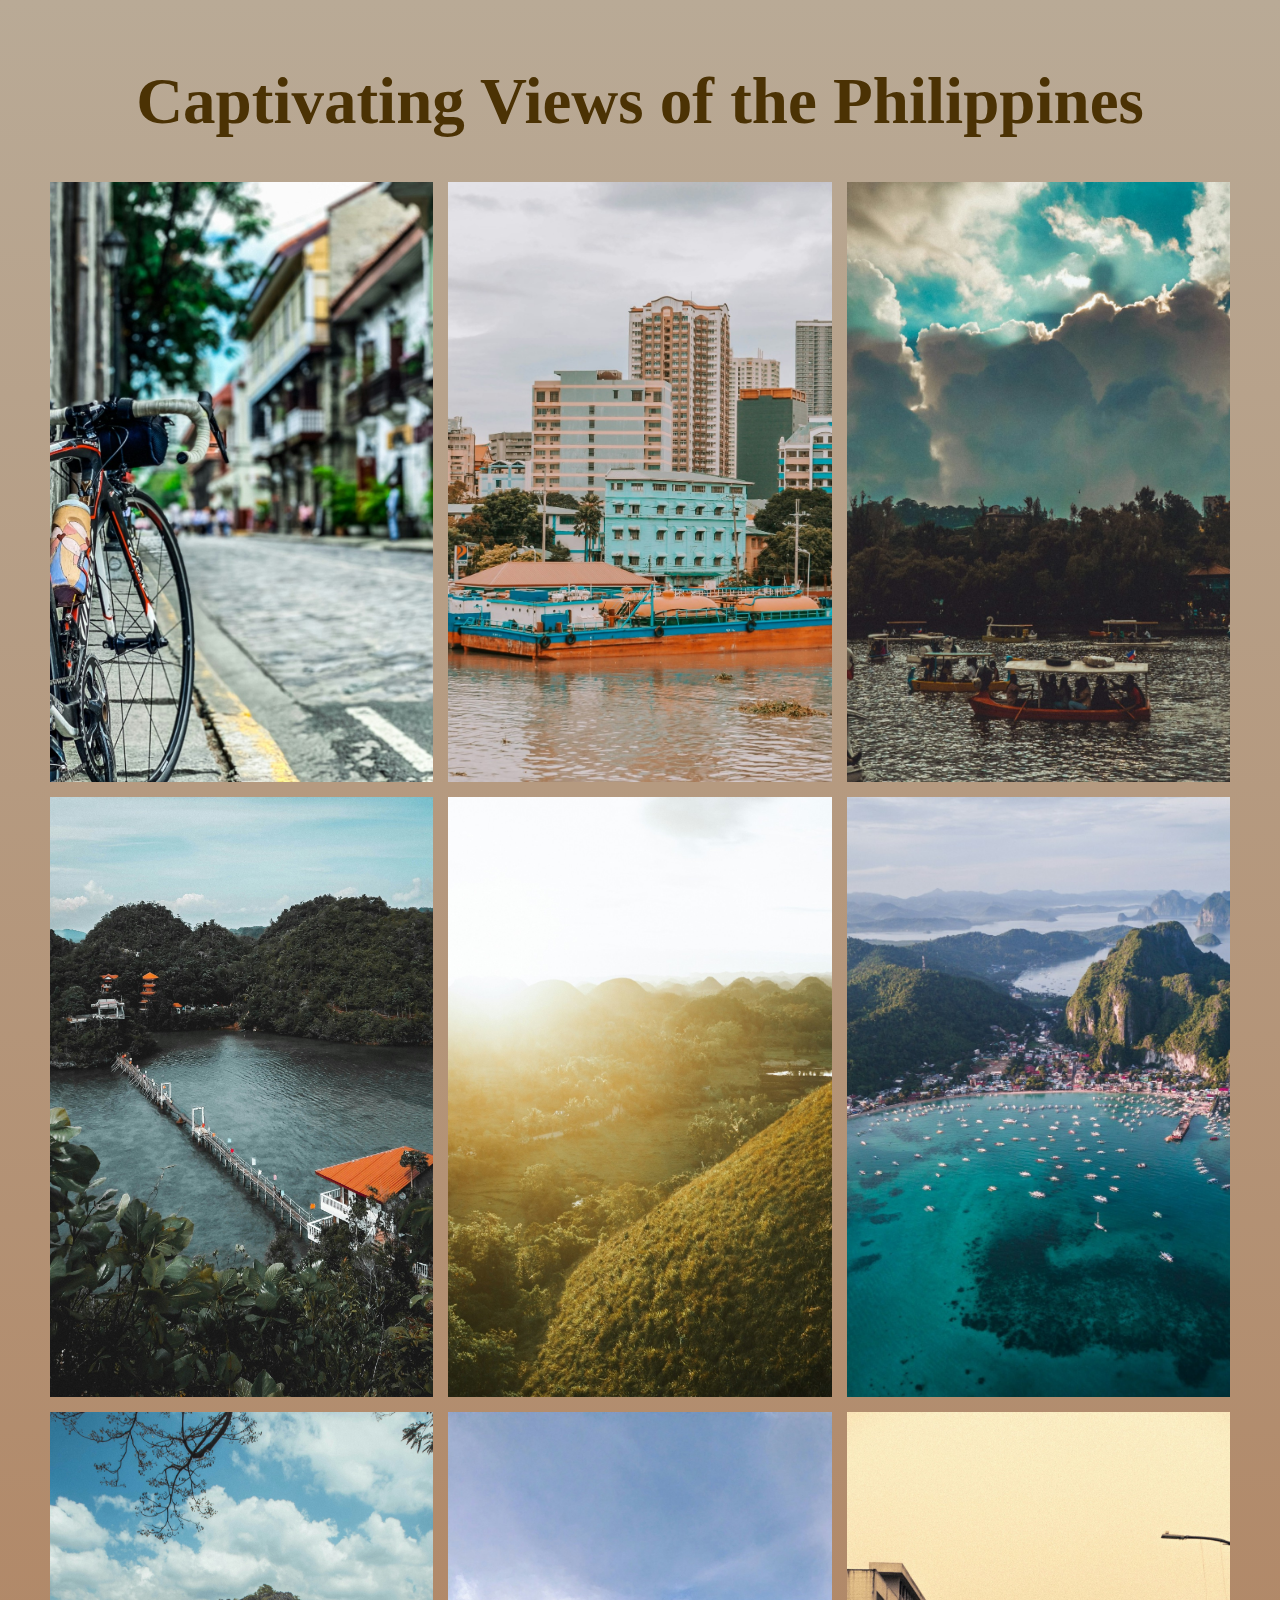
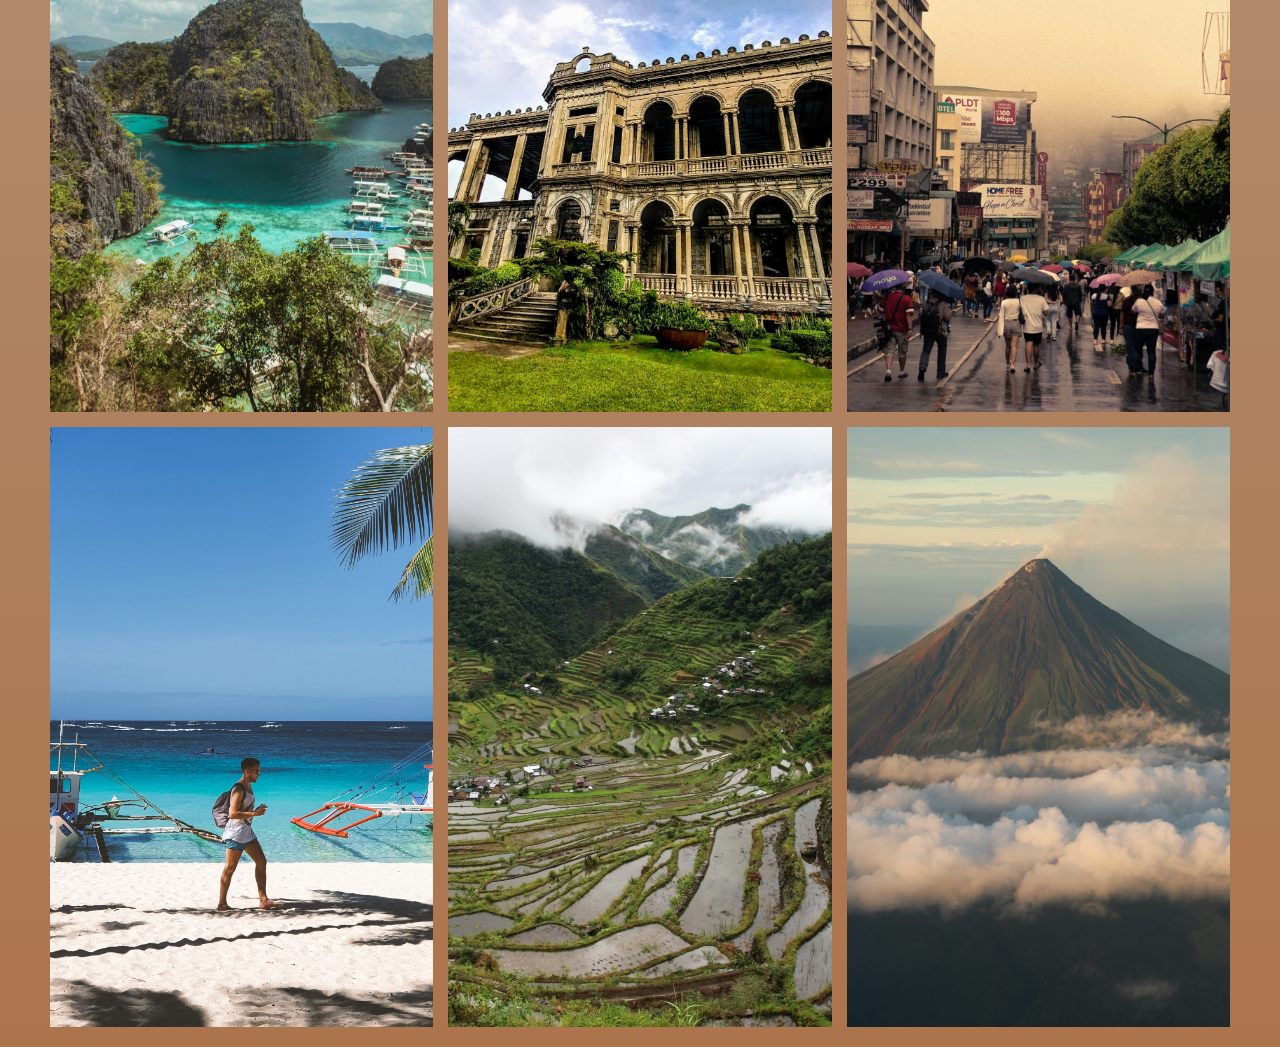
<file: Class Activities/Task 2 (Grid)/2 Responsive Photo Grid/index.html>
<!DOCTYPE html>
<html lang="en">
<head>
    <meta charset="UTF-8">
    <meta name="viewport" content="width=device-width, initial-scale=1.0">

    <!-- Link to the CSS/Stylesheets -->
    <link rel="stylesheet" href="/Class Activities/Task 2 (Grid)/2 Responsive Photo Grid/style.css">

    <!-- Website Title -->
    <title>Responsive Photo Grid</title>
    
</head>
<body>
    
  <!-- Responsive Photo Grid Container -->
    <div class="Photo-Grid-Container">

      <!-- Website Title -->
      <h1>Captivating Views of the Philippines</h1>

      <!-- Container for all the images -->
        <div class="Photo-Grid-Images-Container">

        <!-- Image 1 -->
          <div class="Photo-Grid-Image-Content"><img class="Photo-Grid-Main-Image-Content" src="/Class Activities/Task 2 (Grid)/2 Responsive Photo Grid/Images/a bicycle parked on the side of a building in Intramuros, Manila.jpg" alt="An image of a bicycle parked next to a building in Intramuros, Manila, with a blurred house behind it."/>
            
            <!-- Image Information or description -->
            <div class="Photo-Grid-Image-Information">
              <div class="Main-Image-Information-Container">

                <!-- Photographer of the image -->
                <div class="Image-Photographer"><h2>Ann Aleonar</h2></div>

                <!-- Description of the image -->
                <div class="Image-Description"><p>A bicycle parked next to a building in Intramuros, Manila, with a blurred house behind it.</p></div>
              </div>
            </div>
          </div>

        <!-- Image 2 -->
          <div class="Photo-Grid-Image-Content"><img class="Photo-Grid-Main-Image-Content" src="/Class Activities/Task 2 (Grid)/2 Responsive Photo Grid/Images/blue and brown boat on water near city buildings during daytime in Fort Santiago.jpg" alt="A blue and brown boat on the water near city buildings during the daytime in Fort Santiago."/>

            <!-- Image Information or description -->
            <div class="Photo-Grid-Image-Information">
              <div class="Main-Image-Information-Container">

                <!-- Photographer of the image -->
                <div class="Image-Photographer"><h2>Wander Fleur</h2></div>

                <!-- Description of the image -->
                <div class="Image-Description"><p>A blue and brown boat on the water near city buildings during the daytime in Fort Santiago.</p></div>
              </div>
            </div>
          </div>

        <!-- Image 3 -->
          <div class="Photo-Grid-Image-Content"><img class="Photo-Grid-Main-Image-Content" src="/Class Activities/Task 2 (Grid)/2 Responsive Photo Grid/Images/boats on calm body of water in Baguio.jpg" alt="Image of boats on a calm body of water in Baguio, surrounded by lush greenery."/>

            <!-- Image Information or description -->
            <div class="Photo-Grid-Image-Information">
              <div class="Main-Image-Information-Container">

                <!-- Photographer of the image -->
                <div class="Image-Photographer"><h2>Gian Paul Guinto</h2></div>

                <!-- Description of the image -->
                <div class="Image-Description"><p>Boats on a calm body of water in Baguio, surrounded by lush greenery.</p></div>
              </div>
            </div>
          </div>

          <!-- Image 4 -->
          <div class="Photo-Grid-Image-Content"><img class="Photo-Grid-Main-Image-Content" src="/Class Activities/Task 2 (Grid)/2 Responsive Photo Grid/Images/brown wooden dock on body of water during daytime in Sipalay.jpg" alt="A brown wooden dock on a body of water during the daytime in Sipalay."/>

            <!-- Image Information or description -->
            <div class="Photo-Grid-Image-Information">
              <div class="Main-Image-Information-Container">

                <!-- Photographer of the image -->
                <div class="Image-Photographer"><h2>Rafael Rex Felisilda</h2></div>

                <!-- Description of the image -->
                <div class="Image-Description"><p>A brown wooden dock on a body of water during the daytime in Sipalay.</p></div>
              </div>
            </div>
          </div>

          <!-- Image 5 -->
          <div class="Photo-Grid-Image-Content"><img class="Photo-Grid-Main-Image-Content" src="/Class Activities/Task 2 (Grid)/2 Responsive Photo Grid/Images/Chocolate Hills at sunrise in Bohol, Philippines.jpg" alt="The Chocolate Hills at sunrise in Bohol, Philippines, showcasing their unique conical shapes illuminated by the early morning light."/>

            <!-- Image Information or description -->
            <div class="Photo-Grid-Image-Information">
              <div class="Main-Image-Information-Container">

                <!-- Photographer of the image -->
                <div class="Image-Photographer"><h2>Jaanus Jagomägi</h2></div>

                <!-- Description of the image -->
                <div class="Image-Description"><p>The Chocolate Hills at sunrise in Bohol, Philippines, showcasing their unique conical shapes illuminated by the early morning light.</p></div>
              </div>
            </div>
          </div>

          <!-- Image 6 -->
          <div class="Photo-Grid-Image-Content"><img class="Photo-Grid-Main-Image-Content" src="/Class Activities/Task 2 (Grid)/2 Responsive Photo Grid/Images/landscape photography of island with boats in El Nido.jpg" alt="A photo of an island with boats in El Nido, highlighting the beautiful waters and lush surroundings."/>

            <!-- Image Information or description -->
            <div class="Photo-Grid-Image-Information">
              <div class="Main-Image-Information-Container">

                <!-- Photographer of the image -->
                <div class="Image-Photographer"><h2>Eibner Saliba</h2></div>

                <!-- Description of the image -->
                <div class="Image-Description"><p>An island with boats in El Nido, highlighting the beautiful waters and lush surroundings.</p></div>
              </div>
            </div>
          </div>

          <!-- Image 7 -->
          <div class="Photo-Grid-Image-Content"><img class="Photo-Grid-Main-Image-Content" src="/Class Activities/Task 2 (Grid)/2 Responsive Photo Grid/Images/Looking over the water from a viewpoint near Kayangan Lake, Coron, Philippines..jpg" alt="An image overlooking the water from a viewpoint near Kayangan Lake in Coron, Philippines."/>

            <!-- Image Information or description -->
            <div class="Photo-Grid-Image-Information">
              <div class="Main-Image-Information-Container">

                <!-- Photographer of the image -->
                <div class="Image-Photographer"><h2>Giuliano Gabella</h2></div>

                <!-- Description of the image -->
                <div class="Image-Description"><p>Overlooking the water from a viewpoint near Kayangan Lake in Coron, Philippines.</p></div>
              </div>
            </div>
          </div>

          <!-- Image 8 -->
          <div class="Photo-Grid-Image-Content"><img class="Photo-Grid-Main-Image-Content" src="/Class Activities/Task 2 (Grid)/2 Responsive Photo Grid/Images/low-angle photography of The Ruins Bacolod, Negros Occidental Philippines.jpg" alt="Low-angle photography of The Ruins in Bacolod, Negros Occidental, Philippines, showcasing its majestic architecture against the sky."/>

            <!-- Image Information or description -->
            <div class="Photo-Grid-Image-Information">
              <div class="Main-Image-Information-Container">

                <!-- Photographer of the image -->
                <div class="Image-Photographer"><h2>Brian Kairuz</h2></div>

                <!-- Description of the image -->
                <div class="Image-Description"><p>Low-angle photography of The Ruins in Bacolod, Negros Occidental, Philippines, showcasing its majestic architecture against the sky.</p></div>
              </div>
            </div>
          </div>
          <!-- Image 9 -->
          <div class="Photo-Grid-Image-Content"><img class="Photo-Grid-Main-Image-Content" src="/Class Activities/Task 2 (Grid)/2 Responsive Photo Grid/Images/people walking in the street with umbrellas in session road.jpg" alt="An image of people walking in the street with umbrellas on Session Road."/>

            <!-- Image Information or description -->
            <div class="Photo-Grid-Image-Information">
              <div class="Main-Image-Information-Container">

                <!-- Photographer of the image -->
                <div class="Image-Photographer"><h2>Jayson Lagman</h2></div>

                <!-- Description of the image -->
                <div class="Image-Description"><p>People walking in the street with umbrellas on Session Road.</p></div>
              </div>
            </div>
          </div>

          <!-- Image 10 -->
          <div class="Photo-Grid-Image-Content"><img class="Photo-Grid-Main-Image-Content" src="/Class Activities/Task 2 (Grid)/2 Responsive Photo Grid/Images/Tourists walking by the beach with boats parked in Boracay, Philippines.jpg" alt="Tourists walking by the beach with boats parked in Boracay, Philippines."/>

            <!-- Image Information or description -->
            <div class="Photo-Grid-Image-Information">
              <div class="Main-Image-Information-Container">

                <!-- Photographer of the image -->
                <div class="Image-Photographer"><h2>RJ Baculo</h2></div>

                <!-- Description of the image -->
                <div class="Image-Description"><p>Tourists walking by the beach with boats parked in Boracay, Philippines.</p></div>
              </div>
            </div>
          </div>

          <!-- Image 11 -->
          <div class="Photo-Grid-Image-Content"><img class="Photo-Grid-Main-Image-Content" src="/Class Activities/Task 2 (Grid)/2 Responsive Photo Grid/Images/rice terraces view during day in Sagada.jpg" alt="View of the rice terraces during the day in Sagada."/>

            <!-- Image Information or description -->
            <div class="Photo-Grid-Image-Information">
              <div class="Main-Image-Information-Container">

                <!-- Photographer of the image -->
                <div class="Image-Photographer"><h2>Sebastian Herrmann</h2></div>

                <!-- Description of the image -->
                <div class="Image-Description"><p>View of the rice terraces during the day in Sagada.</p></div>
              </div>
            </div>
          </div>
          
          <!-- Image 12 -->
          <div class="Photo-Grid-Image-Content"><img class="Photo-Grid-Main-Image-Content" src="/Class Activities/Task 2 (Grid)/2 Responsive Photo Grid/Images/The majestic Mayon Volcano of the Philippines..jpg" alt="Image of the majestic Mayon Volcano in the Philippines."/>

            <!-- Image Information or description -->
            <div class="Photo-Grid-Image-Information">
              <div class="Main-Image-Information-Container">

                <!-- Photographer of the image -->
                <div class="Image-Photographer"><h2>Rafael Loreto</h2></div>

                <!-- Description of the image -->
                <div class="Image-Description"><p>The majestic Mayon Volcano in the Philippines.</p></div>
              </div>
            </div>
          </div>
        </div>
      </div>

</body>
</html>
</file>
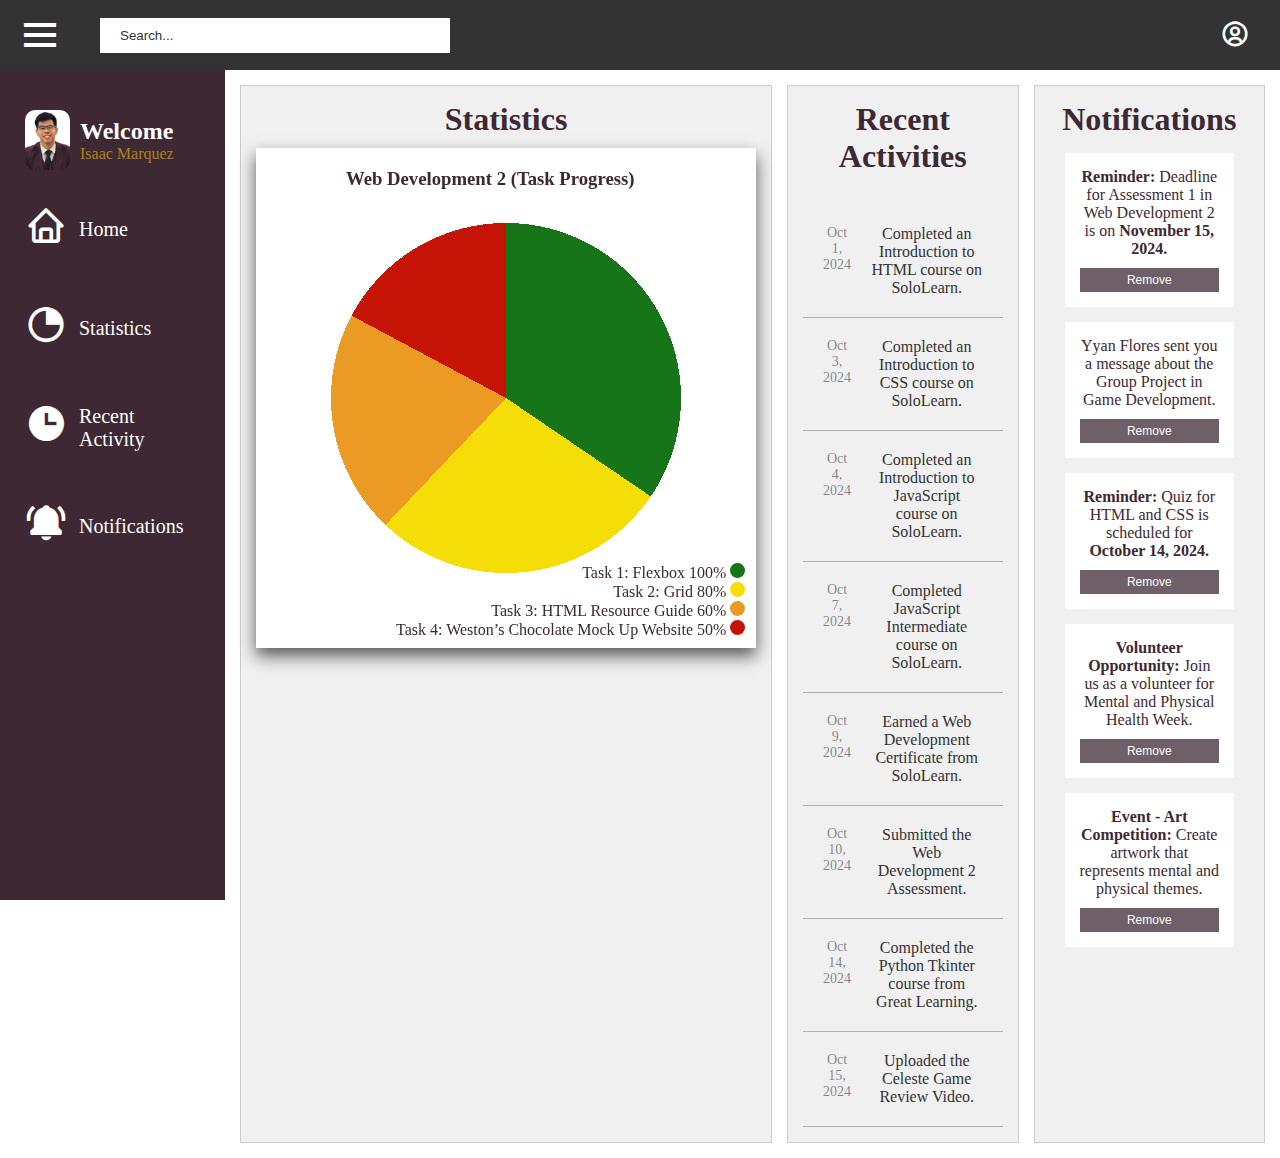
<file: Class Activities/Task 2 (Grid)/3 Dashboard Interface/index.html>
<!DOCTYPE html>
<html lang="en">
<head>
    <meta charset="UTF-8">
    <meta name="viewport" content="width=device-width, initial-scale=1.0">

    <!-- Link to the CSS/Stylesheets -->
    <link rel="stylesheet" href="/Class Activities/Task 2 (Grid)/3 Dashboard Interface/style.css">

    <!-- Link to the Icons -->
    <link href='https://unpkg.com/boxicons@2.1.4/css/boxicons.min.css' rel='stylesheet'>

    <!-- Website Title -->
    <title>Dashboard Interface</title>

</head>
<body>
    
    <!-- Main Container -->
    <div class="GridLayoutContainer">

      <!-- Header -->
      <div class="WebsiteHeader">
          <div class="Menu-Button">
              <div class="SidebarMenuButton">
                  <i class='bx bx-menu'></i>
              </div>
          </div>

          <!-- Search Bar -->
          <div class="Search-Bar">
              <input type="text" placeholder="Search...">
          </div>

          <!-- User Profile Menu Button -->
          <div class="User-Profile">

              <div class="User-Profile-Menu-Button">
                  <ul>
                      <!-- User Icon from BoxIcon -->
                      <li><i class='bx bx-user-circle'></i>
                          <!-- Drop Down Profile Menu -->
                          <div class="User-Profile-Menu-Button-Contents">
                              <!-- User Profile Buttons -->
                              <div class="User-Profile-Menu-Selections">EDIT PROFILE</div>
                              <div class="User-Profile-Menu-Selections">SETTINGS</div>
                              <div class="User-Profile-Menu-Selections">PRIVACY</div>
                              <div class="User-Profile-Menu-Selections">HELP DESK</div>
                              <div class="User-Profile-Menu-Selections">SIGN OUT</div>
                          </div>
                      </li>
                  </ul>
              </div>
          </div>
      </div>
  
      <!-- Side Bar -->
      <div class="Main-Sidebar-Container">
          <div class="Sidebar-Contents">

                  <!-- User Profile -->
                  <div class="Main-User-Profile-Container">

                          <!-- User Image -->
                          <img src="/Class Activities/Task 2 (Grid)/1 Grid Layout/Images/Isaac.png" alt="Isaac Marquez's Image">

                          <!-- User Profile Name -->
                      <div class="User-Profile-Name">
                          <h2>Welcome</h2>
                          <p>Isaac Marquez</p>
                      </div>
                  </div>


                  <!-- Side Bar Buttons -->
                  <ul>

                      <!-- Home Button -->
                      <li>
                          <a href="#">
                              <div class="Sidebar-Button-Icon"><i class='bx bx-home' ></i></div>
                              <div class="Sidebar-Button-Name">Home</div>
                          </a>
                      </li>

                      <!-- Statistics Button -->
                      <li>
                          <a href="#">
                              <div class="Sidebar-Button-Icon"><i class='bx bxs-pie-chart-alt' ></i></div>
                              <div class="Sidebar-Button-Name">Statistics</div>
                          </a>
                      </li>

                      <!-- Recent Activity Button -->
                      <li>
                          <a href="#">
                              <div class="Sidebar-Button-Icon"><i class='bx bxs-time' ></i></div>
                              <div class="Sidebar-Button-Name">Recent Activity</div>
                          </a>
                      </li>

                      <!-- Notifications Button -->
                      <li>
                          <a href="#">
                              <div class="Sidebar-Button-Icon"><i class='bx bxs-bell-ring' ></i></div>
                              <div class="Sidebar-Button-Name">Notifications</div>
                          </a>
                      </li>


                  </ul>
          </div>

          <!-- Widgets -->
          <div class="Widgets">

              <!-- Statistics Widget -->
              <div class="Widget-Item Statistics">
                <h1>Statistics</h1>

                <!-- Pie-Chart -->
                <div class="Pie-Chart-Container">
                  <h3>Web Development 2 (Task Progress)</h3>
                  <figcaption>
                    Task 1: Flexbox 100% <span style="color:#167519"></span><br>
                    Task 2: Grid 80% <span style="color:#f5dd08"></span><br>
                    Task 3: HTML Resource Guide 60% <span style="color:#eb9b23"></span><br>
                    Task 4: Weston’s Chocolate Mock Up Website 50% <span style="color:#c51306"></span>
                  </figcaption>
                </div>
              </div>
            
              <!-- Recent Activities -->
              <div class="Widget-Item RecentActivities">
                  <h1>Recent Activities</h1>

                  <!-- Recent Activities List -->
                  <ul class="RecentActivities-List">
                    <li class="RecentActivities-Task">

                      <!-- Date -->
                      <span class="RecentActivities-Date">Oct 1, 2024</span>
                      <!-- Description -->
                      <p class="RecentActivities-Description">Completed an Introduction to HTML course on SoloLearn.</p>
                    </li>

                    <li class="RecentActivities-Task">

                      <!-- Date -->
                      <span class="RecentActivities-Date">Oct 3, 2024</span>
                      <!-- Description -->
                      <p class="RecentActivities-Description">Completed an Introduction to CSS course on SoloLearn.</p>
                    </li>

                    <li class="RecentActivities-Task">

                      <!-- Date -->
                      <span class="RecentActivities-Date">Oct 4, 2024</span>
                      <!-- Description -->
                      <p class="RecentActivities-Description">Completed an Introduction to JavaScript course on SoloLearn.</p>
                    </li>

                    <li class="RecentActivities-Task">

                      <!-- Date -->
                      <span class="RecentActivities-Date">Oct 7, 2024</span>
                      <!-- Description -->
                      <p class="RecentActivities-Description">Completed JavaScript Intermediate course on SoloLearn.</p>
                    </li>

                    <li class="RecentActivities-Task">

                      <!-- Date -->
                      <span class="RecentActivities-Date">Oct 9, 2024</span>
                      <!-- Description -->
                      <p class="RecentActivities-Description">Earned a Web Development Certificate from SoloLearn.</p>
                    </li>

                    <li class="RecentActivities-Task">

                      <!-- Date -->
                      <span class="RecentActivities-Date">Oct 10, 2024</span>
                      <!-- Description -->
                      <p class="RecentActivities-Description">Submitted the Web Development 2 Assessment.</p>
                    </li>

                    <li class="RecentActivities-Task">

                      <!-- Date -->
                      <span class="RecentActivities-Date">Oct 14, 2024</span>
                      <!-- Description -->
                      <p class="RecentActivities-Description">Completed the Python Tkinter course from Great Learning.</p>
                    </li>

                    <li class="RecentActivities-Task">

                      <!-- Date -->
                      <span class="RecentActivities-Date">Oct 15, 2024</span>
                      <!-- Description -->
                      <p class="RecentActivities-Description">Uploaded the Celeste Game Review Video.</p>
                    </li>
                  </ul>
                </div>
                
              <!-- Notification Widget -->
              <div class="Widget-Item Notifications">
                <h1>Notifications</h1>

                <div class="Notification">

                  <!-- Notification Message -->
                  <p><strong>Reminder:</strong> Deadline for Assessment 1 in Web Development 2 is on <strong>November 15, 2024.</strong></p>
                  <!-- Remove Notification Button -->
                  <button class="Remove-Notification" onclick="removeNotification(this)">Remove</button>
                </div>
                <div class="Notification">

                  <!-- Notification Message -->
                  <p>Yyan Flores sent you a message about the Group Project in Game Development.</p>
                  <!-- Remove Notification Button -->
                  <button class="Remove-Notification" onclick="removeNotification(this)">Remove</button>
                </div>
                <div class="Notification">

                  <!-- Notification Message -->
                  <p><strong>Reminder:</strong> Quiz for HTML and CSS is scheduled for <strong>October 14, 2024.</strong></p>
                  <!-- Remove Notification Button -->
                  <button class="Remove-Notification" onclick="removeNotification(this)">Remove</button>
                </div>
                <div class="Notification">

                  <!-- Notification Message -->
                  <p><strong>Volunteer Opportunity:</strong> Join us as a volunteer for Mental and Physical Health Week.</p>
                  <!-- Remove Notification Button -->
                  <button class="Remove-Notification" onclick="removeNotification(this)">Remove</button>
                </div>
                <div class="Notification">

                  <!-- Notification Message -->
                  <p><strong>Event - Art Competition:</strong> Create artwork that represents mental and physical themes.</p>
                  <!-- Remove Notification Button -->
                  <button class="Remove-Notification" onclick="removeNotification(this)">Remove</button>
                </div>
              </div>
            </div>

          </div>
        </div>	

        <!-- JavaScript -->
        <script src="/Class Activities/Task 2 (Grid)/3 Dashboard Interface/script.js"></script>

</body>
</html>
</file>
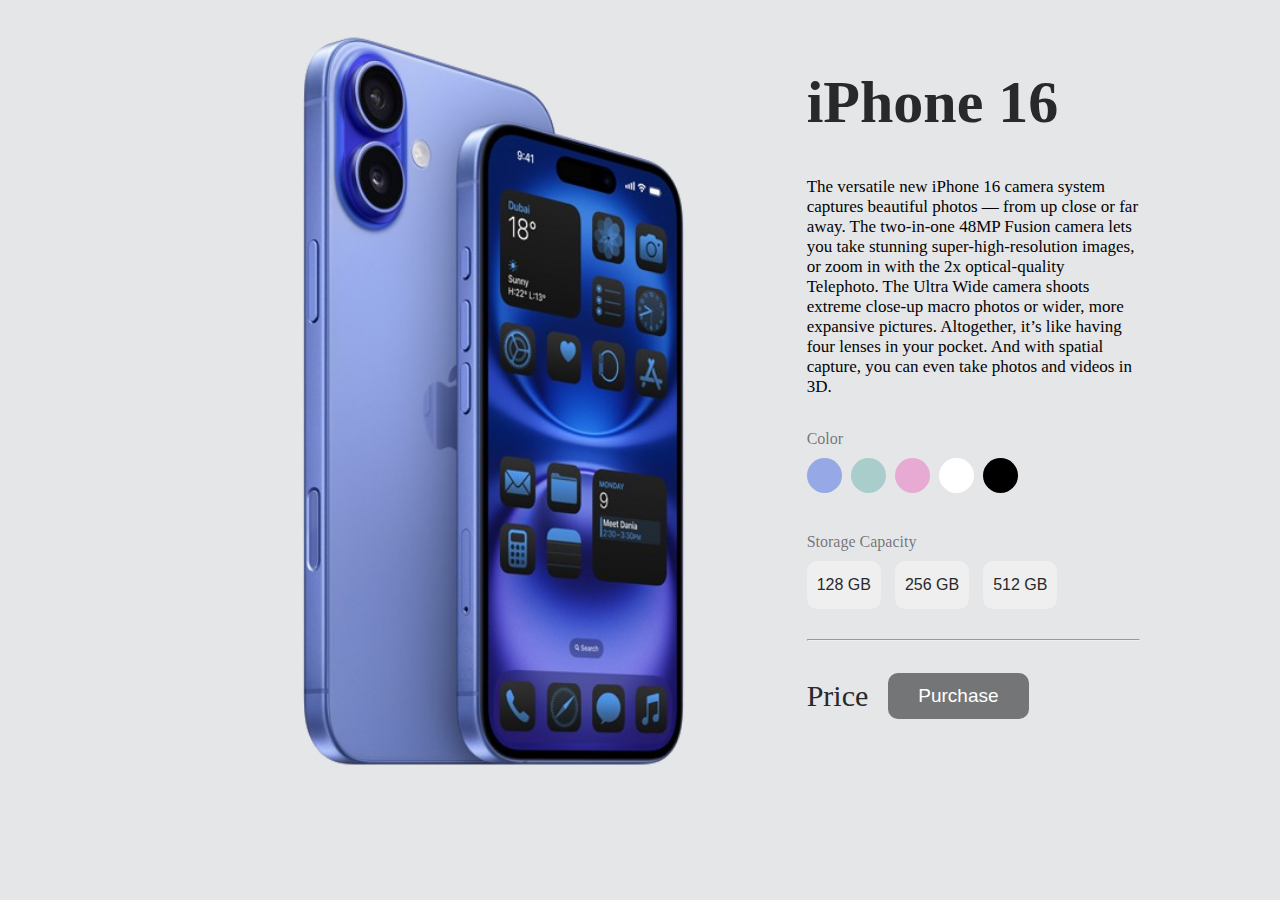
<file: Class Activities/Task 2 (Grid)/4 Product Page/index.html>
<!DOCTYPE html>
<html lang="en">
<head>
    <meta charset="UTF-8">
    <meta name="viewport" content="width=device-width, initial-scale=1.0">
    
    <!-- Link to the CSS/Stylesheets -->
    <link rel="stylesheet" href="/Class Activities/Task 2 (Grid)/4 Product Page/style.css">

    <!-- Website Title -->
    <title>Product Page</title>

</head>
<body>
    
    <!-- Container for the Product Page -->
    <div class="Product-Page-Container">
 
        <!-- Product Page Left Column -->
        <div class="Product-Page-Column-Image">
          <img data-image="blue" class="active" src="/Class Activities/Task 2 (Grid)/4 Product Page/Images/Blue.png" alt="Image of the Blue iPhone 16">
          <img data-image="green" src="/Class Activities/Task 2 (Grid)/4 Product Page/Images/Green.png" alt="Image of the Green iPhone 16">
          <img data-image="pink" src="/Class Activities/Task 2 (Grid)/4 Product Page/Images/Pink.png" alt="Image of the Pink iPhone 16">
          <img data-image="white" src="/Class Activities/Task 2 (Grid)/4 Product Page/Images/White.png" alt="Image of the White iPhone 16">
          <img data-image="black" src="/Class Activities/Task 2 (Grid)/4 Product Page/Images/Black.png" alt="Image of the Black iPhone 16">
        </div>
       
       
        <!-- Product Page Right Column -->
        <div class="Product-Page-Column-Description">
       
          <!-- Product Description -->
          <div class="iPhone-16-Description">

            <!-- Product Title or Name -->
            <h1>iPhone 16</h1>

            <!-- Product Description or Information -->
            <p>The versatile new iPhone 16 camera system captures beautiful photos — from up close or far away. The two-in-one 48MP Fusion camera lets you take stunning super-high-resolution images, or zoom in with the 2x optical-quality Telephoto. The Ultra Wide camera shoots extreme close-up macro photos or wider, more expansive pictures. Altogether, it’s like having four lenses in your pocket. And with spatial capture, you can even take photos and videos in 3D.</p>
          </div>
       
          <!-- Product Colors -->
          <div class="Product-Changing-Color">
       
            <!-- iPhone 16 Colors -->
            <div class="iPhone-16-Color">
              <p>Color</p>
       
              <!-- This is for the change color feature -->
              <div class="iPhone-16-Color-Variants">
                
                <!-- Blue Color -->
                <div>
                  <input data-image="blue" type="radio" id="blue" name="color" value="blue" checked>
                  <label for="blue"><div></div></label>
                </div>

                <!-- Green Color -->
                <div>
                  <input data-image="green" type="radio" id="green" name="color" value="green">
                  <label for="green"><div></div></label>
                </div>

                <!-- Pink Color -->
                <div>
                  <input data-image="pink" type="radio" id="pink" name="color" value="pink">
                  <label for="pink"><div></div></label>
                </div>

                <!-- White Color -->
                <div>
                    <input data-image="white" type="radio" id="white" name="color" value="white">
                    <label for="white"><div></div></label>
                  </div>

                  <!-- Black Color -->
                  <div>
                    <input data-image="black" type="radio" id="black" name="color" value="black">
                    <label for="black"><div></div></label>
                  </div>
              </div>
            </div>
       
            <!-- iPhone 16 Storage Capacity Options -->
            <div class="iPhone-16-Storage-Capactiy">
              <p>Storage Capacity</p>
       
              <div class="iPhone-16-Storage-Options">
                <button data-price="$800" data-storage="128 GB">128 GB</button>
                <button data-price="$900" data-storage="256 GB">256 GB</button>
                <button data-price="$1,099" data-storage="512 GB">512 GB</button>
              </div>
       
            </div>

          </div>
        
       <hr><!-- Horizontal Line that separates the price -->

          <!-- Product (iPhone 16) Price -->
          <div class="Product-Page-Price">
            <p>Price</p>

            <!-- Purchase Button -->
            <button>Purchase</button>
          </div>

        </div>
      </div>

      <!-- JavaScript -->
      <script src="/Class Activities/Task 2 (Grid)/4 Product Page/script.js"></script>

</body>
</html>
</file>
<file: Clone Task 1 - Responsive Layout and Typography/style.css>
/* I imported the "Protest Guerrilla" and "Josefin Sans" fonts from Google Fonts. */
@import url("https://fonts.googleapis.com/css2?family=Josefin+Sans:ital,wght@0,100..700;1,100..700&family=Protest+Guerrilla&display=swap");
/* This is the global styling used for the base lay-out and typography. */
body {
  font-family: "Josefin Sans"; /* Josefin Sans Font Family*/
  background-color: #e9e9e9; /* The Page Background Colour */
  margin: 0;
  padding: 0;
  font-size: 16px;
}

/* This styles the ".Header" container by centering its contents. */
.Header {
  display: flex;
  justify-content: center;
  align-items: center;
}

/* Styling for the Logo */
/* The logo (image) is set to "200px" wide. */
.Logo img {
  width: 200px;
  height: auto;
}

/* Navigation Menu */
/* This styles or positions the navigation to the center. */
nav {
  display: flex;
  justify-content: center;
}

/* This styles the list items in the Navigation. These include removing the bulletpoint styling and default padding, displaying them in a row, and making sure that all content stays on a single line. */
nav ul {
  list-style: none;
  padding: 0;
  display: flex;
  white-space: nowrap;
}

/* This sets the font-size of the list items to 18 pixels. */
nav ul li {
  font-size: 18px;
}

/* This styles the Anchor tags by setting their color to black and removing their underline. */
nav ul li a {
  color: black;
  text-decoration: none;
}

/* This is the styling used for the h1 and h2 tags. These include using the Protest Guerrilla font and setting its font-size to be three times larger than the default font size. */
h1, h2 {
  font-family: "Protest Guerrilla"; /* Protest Guerrilla Font-family */
  font-size: 3rem; /* Font-size three times larger than the default font size. */
}

/* This is to add the gray border or outline. */
main {
  border: 1px solid gray;
}

/* This is to set a White Content Background Colour to the container named ".Main-Heading-Container". */
.Main-Heading-Container {
  background-color: white; /* White Content Background Colour */
}

/* This sets the font-family used for the h1 tag within the ".Main-Heading-Container" container to Protest Guerrilla. */
.Main-Heading-Container h1 {
  font-family: "Protest Guerrilla";
}

/* This sets or alignes the text within the ".Right-Padding" container to the left. */
.Right-Padding {
  text-align: left;
}

/* Headings Section (Three Headings) */
/* This is the main container for the three headings. I set their columns to 3. */
.Three-Headings-Main-Container {
  -moz-column-count: 3;
       column-count: 3;
}

/* This styles the ".Heading-Item-Container" container. I used a flexbox lay-out, stacked them vertically, and aligned them at the start. */
.Heading-Item-Container {
  display: flex;
  flex-direction: column;
  justify-content: flex-start;
}

/* I removed the default margin of the h2 tag within the ".Heading-Item-Container" container */
.Heading-Item-Container h2 {
  margin: 0;
  margin-top: 10px;
}

/* I aligned the p tag or paragraph within ".Heading-Item-Container" to the left. */
.Heading-Item-Container p {
  text-align: left;
}

/* Images Section */
/* I used a Grid lay-out for this container and created 2 columns for the lay-out. I also removed the default margin and padding of the container.*/
.Images-Main-Container {
  display: grid;
  grid-template-columns: 2fr 2fr;
  margin: 0;
  padding: 0;
  width: 100%;
}

/* One Large Image */
/* This styles the image within the ".One-Large-Image" container that ensures that it maintains its aspect ratio and behaves like a block element. */
.One-Large-Image img {
  width: 100%;
  height: auto;
  display: block;
  margin: 0;
}

/* Four Small Images */
/* I also used a Grid lay-out for this container but created 2 columns for the small images. I also removed its defauled padding. */
.Four-Small-Images {
  display: grid;
  grid-template-columns: repeat(2, 1fr);
  padding: 0;
}

/* This styles the image within the ".Small-Image" container that ensures that it maintains its aspect ratio and behaves like a block element. */
.Small-Image img {
  width: 100%;
  height: auto;
  display: block;
  margin: 0;
}

/* Author Section */
/* I used a flexbox lay-out for the ".Author-Main-Container" container. */
.Author-Main-Container {
  display: flex;
  align-items: center;
  justify-content: center;
  flex-direction: row-reverse; /* This is to position the text on the left and the author's photo on the right. */
  max-width: 1200px;
  margin: 0 auto;
  background-color: white;
}

/* This sets the author's photo to "200" pixels wide and makes it round. */
.Author-Photo-Container img {
  width: 200px;
  height: auto;
  border-radius: 50%;
}

/* This styling is used to ensure that the text takes up the remaining space. */
.Author-Text-Container {
  flex: 1;
}

/* This is to center align the h2 tag within the ".Author-Text-Container" container. */
.Author-Text-Container h2 {
  text-align: center;
}

/* Footer Section */
/* This styles the footer of the website. This includes aligning the text in the center, adding a black background, and setting the text colour to white. */
footer {
  color: white;
  background-color: #14181d;
  text-align: center;
}

/* Media Queries for Responsiveness*/
/* Media Query for Desktops (Viewport Width - 1024px and up) */
@media (min-width: 1024px) {
  /* Body */
  /* This centers the body and sets a fixed width of 1024 pixels. */
  body {
    margin: auto;
    width: 1024px;
  }
  /* Logo */
  /* This sets 50 pixels of margin above the logo to add space. */
  .Logo {
    margin-top: 50px;
  }
  /* Navigation */
  /* This sets 50 pixels of gap or space between the Navigation items */
  nav ul {
    gap: 50px;
  }
  /* Main Container */
  /* This sets 50 pixels of padding for the "".Main-Heading-Container" container. */
  .Main-Heading-Container {
    padding: 50px;
  }
  /* This removes the default margin and sets the font-size to 130 pixels. */
  .Main-Heading-Container h1 {
    margin: 0;
    font-size: 130px;
  }
  /* This removes the default margin and sets the font-size to be three times larger than the default font size. */
  .Sub-Heading p {
    margin: 0;
    font-size: 3rem;
  }
  /* This 170 pixels of padding to the right of the text. */
  .Right-Padding p {
    padding-right: 170px;
  }
  /* Three-Headings-Main-Container */
  /* This sets 50 pixels of gap between the columns. */
  .Three-Headings-Main-Container {
    -moz-column-gap: 50px;
         column-gap: 50px;
  }
  /* Author Section */
  /* This sets 50 pixels of padding to the ".Author-Main-Container" container and 50 pixels of gap between the image and text. */
  .Author-Main-Container {
    padding: 50px;
    gap: 50px;
  }
  /* Footer */
  /* This sets 50 pixels of padding to the footer */
  footer {
    padding: 50px;
  }
}
/* Media Query for Tablets (Viewport Width - 720px to 1023px) */
@media (min-width: 720px) and (max-width: 1023px) {
  /* Body */
  /* This centers the body and sets a fixed width of 720px pixels. */
  body {
    margin: auto;
    width: 720px;
  }
  /* Logo */
  /* This sets the image or Logo size to 80 pixels. 30 pixels of top margin is also set. */
  .Logo img {
    width: 80px;
    height: auto;
    margin-top: 30px;
  }
  /* Navigation */
  /* This sets 30 pixels of gap or space between the Navigation items */
  nav ul {
    gap: 30px;
  }
  /* Main Container */
  /* This aligns the text to the center when viewed in a tablet and sets 30 pixels of padding for the "".Main-Heading-Container" container. */
  .Main-Heading-Container {
    text-align: center;
    padding: 30px;
  }
  /* This removes the default margin and sets the font-size to be three times larger than the default font size. */
  .Sub-Heading p {
    margin: 0;
    font-size: 3rem;
  }
  /* Make sures that the word "Frontier" is in a new line when viewed in tablet. */
  .Sub-Heading span {
    display: block;
  }
  /* Headings Section (Three (3) Headings) */
  /* This sets the column to be 1 when viewed on tablet screens. There is also 30 pixels of gap between the columns. */
  .Three-Headings-Main-Container {
    -moz-column-count: 1;
         column-count: 1;
    -moz-column-gap: 30px;
         column-gap: 30px;
  }
  .Heading-Item-Container p {
    margin-top: 30px;
    margin-bottom: 30px;
  }
  /* Images Section */
  /* A grid lay-out is used and stacked the images into one column. 30 pixels of gap was also set to give space between the images. */
  .Images-Main-Container {
    display: grid;
    grid-template-columns: 1fr;
    gap: 30px;
  }
  /* This hides the Large image when viewed on a tablet. */
  .One-Large-Image {
    display: none;
  }
  /* This used a Grid lay-out and creates two columns for the small images. */
  .Four-Small-Images {
    display: grid;
    grid-template-columns: 2fr 2fr;
  }
  /* This ensures that the images within the ".Small-Image" container maintains their aspect ratio. */
  .Small-Image img {
    width: 100%;
    height: auto;
  }
  /* Author Section */
  /* This sets 30 pixels of padding to the ".Author-Main-Container" container. */
  .Author-Main-Container {
    padding: 30px;
  }
  /* Footer Section */
  /* This sets 30 pixels of padding to the footer */
  footer {
    padding: 30px;
  }
}
/* Media Query for Large Mobiles (Viewport Width - 540px to 720px) */
@media (min-width: 540px) and (max-width: 720px) {
  /* Logo */
  /* This sets the image or Logo size to 80 pixels. 20 pixels of top margin is also set. */
  .Logo img {
    width: 80px;
    height: auto;
    margin-top: 20px;
  }
  /* Navigation */
  /* This sets 20 pixels of gap or space between the Navigation items */
  nav ul {
    gap: 20px;
  }
  /* This sets the font-size of Anchor Tags to 16 pixels when viewed on large mobiles. */
  nav ul li a {
    font-size: 16px;
  }
  /* This center aligns the text within the ".Main-Heading-Container" container and sets 20 pixels of padding. */
  .Main-Heading-Container {
    text-align: center;
    padding: 20px;
  }
  /* This removes the default margin and sets the font-size to be three times larger than the default font size. */
  .Sub-Heading p {
    margin: 0;
    font-size: 3rem;
  }
  /* Make sures that the word "Frontier" is in a new line when viewed in tablet. */
  .Sub-Heading span {
    display: block;
  }
  /* This sets the column to 1 on large mobile screens and adds 20 pixels of gap or space between. */
  .Three-Headings-Main-Container {
    -moz-column-count: 1;
         column-count: 1;
    -moz-column-gap: 20px;
         column-gap: 20px;
  }
  .Heading-Item-Container p {
    margin-top: 20px;
    margin-bottom: 20px;
  }
  /* Images Section */
  /* A grid lay-out is used and stacked the images into one column. 20 pixels of gap was also set to give space between the images. */
  .Images-Main-Container {
    display: grid;
    grid-template-columns: 1fr;
    gap: 20px;
  }
  /* This hides the Large image when viewed on a large mobile. */
  .One-Large-Image {
    display: none;
  }
  /* This used a Grid lay-out and displayed the 4 small images in a single column. */
  .Four-Small-Images {
    display: grid;
    grid-template-columns: 1fr;
  }
  /* This ensures that the images within the ".Small-Image" container maintains their aspect ratio. */
  .Small-Image img {
    width: 100%;
    height: auto;
  }
  /* Author Section */
  .Author-Main-Container {
    flex-direction: column;
    text-align: center;
    padding: 20px;
  }
  /* This aligns the p tag or text within the ".Author-Text-Container" container to the left. */
  .Author-Text-Container p {
    text-align: left;
  }
  /* Footer Section */
  /* This sets 20 pixels of padding to the footer */
  footer {
    padding: 20px;
  }
}
/* Media Query for Small Mobiles (Viewport Width - 360px to 540px) */
@media (min-width: 360px) and (max-width: 540px) {
  /* Logo */
  /* This sets the image or Logo size to 80 pixels. 12 pixels of top margin is also set. */
  .Logo img {
    width: 80px;
    height: auto;
    margin-top: 12px;
  }
  /* Navigation */
  /* This sets 12 pixels of gap or space between the Navigation items */
  nav ul {
    gap: 12px;
  }
  /* This sets the font-size of Anchor Tags to 14 pixels when viewed on small mobiles. */
  nav ul li a {
    font-size: 14px; /* Font size for small devices */
  }
  /* Images Section */
  .Main-Heading-Container {
    text-align: center;
    padding: 12px;
  }
  /* This removes the default margin and sets the font-size to be three times larger than the default font size. */
  .Sub-Heading p {
    margin: 0;
    font-size: 3rem;
  }
  /* This sets the column to 1 on small mobile screens and adds 12 pixels of gap or space between. */
  .Three-Headings-Main-Container {
    -moz-column-count: 1;
         column-count: 1;
    -moz-column-gap: 12px;
         column-gap: 12px;
  }
  .Heading-Item-Container p {
    margin-top: 12x;
    margin-bottom: 12px;
  }
  /* Images Section */
  /* A grid lay-out is used and stacked the images into one column. 12 pixels of gap was also set to give space between the images. */
  .Images-Main-Container {
    display: grid;
    grid-template-columns: 1fr; /* Stack images in one column */
    gap: 12px;
  }
  /* This hides the Large image when viewed on a small mobile. */
  .One-Large-Image {
    display: none;
  }
  /* This used a Grid lay-out and displayed the 4 small images in a single column. */
  .Four-Small-Images {
    display: grid;
    grid-template-columns: 1fr;
  }
  /* This ensures that the images within the ".Small-Image" container maintains their aspect ratio. */
  .Small-Image img {
    width: 100%;
    height: auto;
  }
  /* Author Section */
  .Author-Main-Container {
    flex-direction: column;
    text-align: center;
    padding: 12px;
  }
  /* This aligns the p tag or text within the ".Author-Text-Container" container to the left. */
  .Author-Text-Container p {
    text-align: left;
  }
  /* Footer Section */
  /* This sets 12 pixels of padding to the footer */
  footer {
    padding: 12px;
  }
}/*# sourceMappingURL=style.css.map */
</file>
<file: Clone Task 2 - Advanced Layout/style.css>
/* I imported the "Lato" and "Teko" fonts from Google Fonts. */
@import url("https://fonts.googleapis.com/css2?family=Lato:ital,wght@0,100;0,300;0,400;0,700;0,900;1,100;1,300;1,400;1,700;1,900&family=Teko:wght@300..700&display=swap");
/* This is to reset the default margin and padding for all elements. */
* {
  margin: 0;
  padding: 0;
  box-sizing: border-box;
}

/* I used the "Lato" font as the default font for the entire body. I also used a gradient background color for the body that goes from teal to dark blue. */
body {
  font-family: "Lato";
  background: linear-gradient(150deg, #4DCCBD, #231651);
}

/* I set the "Teko" font to be used for all the h1 or heading 1 tag. */
h1 {
  font-family: "Teko";
}

/* I also set the "Teko" font to be used for all the buttons. */
button {
  font-family: "Teko";
}

/* Styling for the Navigation Menu */
/* To style the navigation menu, I used a Flexbox layout, distributed its items evenly using space-between, center-aligning its items, setting both its background and text color, and adding a box shadow below it. */
.Navigation-Menu {
  display: flex;
  justify-content: space-between;
  align-items: center;
  color: #FFFFFF;
  background: linear-gradient(400deg, #231651, #EEF36A);
  box-shadow: 0 10px 5px #EEF36A;
}

/* Styling for the Logo */
/* I set the "Teko" font to be used for the Logo. */
.WATCH-IT-LOGO {
  font-family: "Teko";
}

/* This is to hide the Navigation links by default. They would be shown or unveiled later in Media Queries. */
.Navigation-Menu-Links {
  display: none;
}

/* This styles the Navigation links by removing their default underline, using "Lato" as its font, and setting its text color to #ffffff. */
.Navigation-Menu-Links a {
  font-family: "Lato";
  color: #FFFFFF;
  text-decoration: none;
}

/* Styling for the Search Button */
/* I set the "Teko" font to be used as the font and 2em as font size for the Search button. I also styles its text color, background color, padding, and border radius. */
.Search-Button {
  font-family: "Teko";
  color: #FFFFFF;
  font-size: 2em;
  background: linear-gradient(150deg, #231651, #070410);
  padding: 1px 15px;
  border-radius: 10px;
  border: 2px solid #4DCCBD;
  cursor: pointer;
}

/* Media Queries for Responsiveness*/
/* MOBILE */
/* Media Query for Mobile (Viewport with Widths of 360px to 719px) */
@media (min-width: 360px) and (max-width: 719px) {
  /* HEADER */
  /* I set the font size to "2em" and added small spacing padding (16px). */
  header {
    font-size: 2em;
    padding: 16px;
  }
  /* I set the Logo to have 2em as its font size and right margin for spacing when viewed on a mobile or 360 to 720 pixels. */
  .WATCH-IT-LOGO {
    font-size: 2em;
    margin-right: 16px;
  }
  /* I used large spacing between the navigation options.  */
  .Navigation-Menu-Links {
    gap: 16px;
  }
  /* MAIN CONTENT CONTAINER */
  /* This is the styling used for the Main Content Container's lay out. I used a grid lay out and made it have 1 column and 6 equal rows. I also set its max width to 900 pixels and added 16 pixels of bottom margin.*/
  .Main-Content-Container {
    display: grid;
    grid-template-columns: repeat(1, 1fr); /* 1 Column */
    grid-template-rows: repeat(6, auto); /* 6 Equal Rows */
    max-width: 900px;
    margin-bottom: 16px;
  }
  /* RECTANGLE MOVIE CONTAINER */
  /* This styles the "Rectangle-Movie-Container" container. I used a flexbox lay out for the container, stacked the items vertically with the use of column, aligned them in the center, and set a white background color. I also added 16 pixels of top margin. */
  .Rectangle-Movie-Container {
    display: flex;
    flex-direction: column;
    align-items: center;
    background-color: #FFFFFF;
    margin-top: 16px;
  }
  /* This is the styling to ensure that the images take the full width. */
  .Rectangle-Movie-Thumbnail-Image {
    width: 100%;
    height: auto;
    -o-object-fit: contain;
       object-fit: contain;
    display: block;
    margin: 0;
    padding: 0;
  }
  /* Styling for the buttons */
  /* I set the button's font size to 2em, gave it gradient dark blue to teal color, 16 pixels of padding, white text color, 2 pixels of border, 15 pixels border radius or corner roundness, and made sure that it is full width in a container. */
  .Movie-1-Watch-Now-Button, .Movie-2-and-3-Watch-Now-Button, .Movie-4-5-and-6-Watch-Now-Button {
    font-size: 2em;
    padding: 16px;
    color: #FFFFFF;
    background: linear-gradient(135deg, #231651, #4DCCBD);
    border: 2px solid #231651;
    border-radius: 15px;
    width: 100%;
    cursor: pointer;
  }
  /* VERTICAL MOVIE CONTAINER */
  /* This uses a block lay out for the "Vertical Boxes Container" container to make sure that it is stacked vertically. */
  .Vertical-Movie-Container {
    display: block;
  }
  /* This uses a flexbox to create a vertical lay out. I also centered and stacked its items vertically using align-items:center and column.  */
  .Vertical-Movie-Container {
    overflow: hidden;
    display: flex;
    flex-direction: column;
    align-items: center;
    background-color: #FFFFFF;
    width: 100%;
    margin-top: 16px;
  }
  /* HORIZONTAL MOVIE CONTAINER */
  /* This styles the "Horizontal-Movie-Container" container by using a flexbox lay out again and stacked its items vertically using column. I also made sure that its items are aligned in the center. */
  .Horizontal-Movie-Container {
    display: flex;
    flex-direction: column;
    overflow: hidden;
    align-items: center;
    background-color: #FFFFFF;
    margin-top: 16px;
  }
  /* This styling is used to ensure that the images within their containers take the full width. */
  .Rectangle-Movie-Thumbnail-Image,
  .Vertical-Movie-Thumbnail-Image,
  .Horizontal-Movie-Thumbnail-Image {
    width: 100%;
    height: auto;
  }
  /* I used a flexbox lay out once again and used column to stack the items inside the containers vertically. I also made sure that the movie containers use font size "1.5em".*/
  .Rectangle-Movie-Description-Container, .Horizontal-Movie-Description-Container, .Vertical-Movie-Description-Container {
    display: flex;
    flex-direction: column;
    font-size: 1.5em;
    padding: 16px;
    gap: 16px;
  }
  /* I used a flexbox lay out for the button, centered it, pushed it to the very bottom of the container, and ensured that it would take full width. */
  .Vertical-Movie-Watch-Now-Button-Container {
    display: flex;
    justify-content: center;
    margin-top: auto;
    width: 100%;
  }
  /* This is to keep the word "NOW" on the same line when viewed on a mobile. */
  .Movie-1-Watch-Now-Button .Now-New-Line {
    display: inline;
  }
}
/* TABLET */
/* Media Query for Tablet (Viewport with Widths of 720px to 1023px) */
@media (min-width: 720px) and (max-width: 1023px) {
  /* HEADER */
  /* I set the header's padding to 16 pixels. */
  header {
    padding: 16px;
  }
  /* I set the Logo to have 3em as its font size when viewed on a tablet or 720 to 1023 pixels. */
  .WATCH-IT-LOGO {
    font-size: 3em;
  }
  /* I used large spacing between the navigation options.  */
  .Navigation-Menu-Links {
    gap: 32px;
    display: flex;
  }
  /* MAIN CONTENT CONTAINER */
  /* This is the styling used for the Main Content Container's lay out. I used a grid lay out and made it have 2 equal columns. I also gave it 36 pixels of gap and padding, and set its max width to 900 pixels. I also made sure that the items are center aligned.*/
  .Main-Content-Container {
    display: grid;
    grid-template-columns: repeat(2, 1fr); /* 2 Equal Columns */
    max-width: 900px;
    gap: 32px;
    margin: 0 auto;
    padding: 32px;
  }
  /* I added a dark blue shadow to the 3 Movie Containers. */
  .Movie-1-Container, .Movie-2-Container, .Movie-3-Container {
    box-shadow: 16px 16px 12px #231651;
  }
  /* I added a teal shadow to the other 3 Movie Containers. */
  .Movie-4-Container, .Movie-5-Container, .Movie-6-Container {
    box-shadow: 16px 16px 12px #4DCCBD;
  }
  /* I styled all the 3 movie containers by using flexbox to lay out them, column to stack its items vertically, and space-between to allow the items to fill space. I also used "1.5 em" as the font size for the containers. In additon, I set the container's background color to white.*/
  .Vertical-Movie-Container,
  .Horizontal-Movie-Container,
  .Rectangle-Movie-Container {
    overflow: hidden;
    display: flex;
    flex-direction: column;
    justify-content: space-between;
    font-size: 1.5em;
    background-color: #FFFFFF;
    height: 100%;
  }
  /* This is the styling to ensure that the images would just take 1/3 of the container. */
  .Rectangle-Movie-Thumbnail-Image,
  .Vertical-Movie-Thumbnail-Image,
  .Horizontal-Movie-Thumbnail-Image {
    width: 100%;
    height: 333px;
  }
  /* This styles the description for their respective movie containers, specifically its content's positioning. I used a flexbox lay out, set the flex-grow to 1 to allow the text to expand, colum to stack the text and button vertically, space between to position the button at the bottom, and 16 pixels of padding.*/
  .Rectangle-Movie-Description-Container,
  .Vertical-Movie-Description-Container,
  .Horizontal-Movie-Description-Container {
    display: flex;
    flex-direction: column;
    justify-content: space-between;
    flex-grow: 1;
    padding: 16px;
  }
  /* BUTTONS */
  /* This styles the button to have "2em" as its font size, white color for its text color, a gradient background color, 16 pixels of padding, and 15 pixels of border radius or rounded corners. */
  .Movie-1-Watch-Now-Button,
  .Movie-4-5-and-6-Watch-Now-Button {
    font-size: 2em;
    padding: 16px;
    color: #FFFFFF;
    background: linear-gradient(135deg, #231651, #4DCCBD);
    border-radius: 15px;
    margin-top: 16px;
    line-height: 1;
    border: 2px solid #231651;
    cursor: pointer; /* Pointer cursor on hover */
  }
  /* These are additional styling for the button including its font size, text color, background color, padding, rounded corners, and positioning.  */
  .Movie-2-and-3-Watch-Now-Button {
    font-size: 2em;
    padding: 16px;
    color: #FFFFFF;
    background: linear-gradient(135deg, #231651, #4DCCBD);
    border: 2px solid #231651;
    border-radius: 15px;
    width: 100%;
    line-height: 1; /* To make the words "WATCH" and "NOW" closer together. */
    margin-top: 16px;
    cursor: pointer;
  }
  /* The display:block ensures that the word "NOW" is below the word "WATCH". */
  .Now-New-Line {
    display: block; /* Move "NOW" below "WATCH" */
  }
}
/* DESKTOP */
/* Media Query for Desktops (Viewport with Width of 1024px and up) */
@media (min-width: 1024px) {
  /* HEADER */
  /* I set a small spacing padding (16px) for the header. */
  header {
    padding: 16px;
  }
  /* I set the Logo to have 3em as its font size when viewed on a Desktop or 1024 pixels. */
  .WATCH-IT-LOGO {
    font-size: 3em;
  }
  /* I used large spacing between the navigation options.  */
  .Navigation-Menu-Links {
    display: flex;
    gap: 48px;
  }
  /* MAIN CONTENT CONTAINER */
  /* I made that the main container's maximum width is 900 pixels and has 48 pixels of padding. I also used a grid lay out that has 2 equal width columns.  */
  .Main-Content-Container {
    max-width: 900px;
    display: grid;
    grid-template-columns: repeat(2, 1fr); /* 2 Equal Columns */
    grid-auto-rows: minmax(100px, auto);
    gap: 48px;
    margin: 0 auto;
    padding: 48px;
  }
  /* 1st Movie (Who Framed Roger Rabbit) */
  /* This styles the "Movie-1-Container" container so that it would span both grid columns to occupy the full width of the container. */
  .Movie-1-Container {
    grid-column: 1/-1;
  }
  /* This styles the "Rectangle-Movie-Container" container to have "1.5" as its font size, white background color, and a dark blue shadow. */
  .Rectangle-Movie-Container {
    font-size: 1.5em;
    background-color: #FFFFFF;
    max-width: 100%;
    margin: 0 auto;
    overflow: hidden;
    position: relative;
    box-shadow: 16px 16px 12px #231651;
  }
  /* This is the styling to ensure that the images take the full width and keep their aspect ratio. */
  .Rectangle-Movie-Thumbnail-Image {
    width: 100%;
    height: auto;
    max-height: 300px;
  }
  /* I used a flexbox lay out for the container, used space-between to position the button away from the text, and stretch to ensure that both the text and button have the same height. */
  .Rectangle-Movie-Description-Container {
    display: flex;
    justify-content: space-between;
    align-items: stretch;
    padding: 16px;
  }
  /* The container uses a flexbox lay out. This is to ensure that the text would take the remaining space. This styling is also responsible for its positioning. */
  .Rectangle-Movie-Description-Texts {
    flex: 1;
    display: flex;
    flex-direction: column;
    justify-content: center;
    margin-right: 16px;
  }
  /* This styling is responsible for its "2em" font size, white text color, gradient background color, rounded corners, and its positioning. */
  .Movie-1-Watch-Now-Button {
    padding: 16px;
    font-size: 2em;
    color: #FFFFFF;
    background: linear-gradient(135deg, #231651, #4DCCBD);
    border: 2px solid #231651;
    border-radius: 15px;
    align-items: center;
    justify-content: center;
    line-height: 1;
    cursor: pointer;
  }
  /* The display:block ensures that the word "NOW" is below the word "WATCH". */
  .Movie-1-Watch-Now-Button .Now-New-Line {
    display: block; /* Move NOW to the next line */
  }
  /* 2nd Movie (Hook) */
  /* Both the 2nd and 3rd Movies' containers span one grid column each, ensuring that they are positioned side-by-side. Both of them also have a white background color. */
  .Movie-2-Container {
    grid-column: 1/2;
    background-color: #FFFFFF;
  }
  /* 3rd Movie (La La Land) */
  .Movie-3-Container {
    grid-column: 2/3;
    background-color: #FFFFFF;
  }
  /* Both Movie-2-Container and Movie-3-Container containers used a flexbox lay out and stretch to align the contents vertically. A white background color is also used. */
  .Movie-2-Container, .Movie-3-Container {
    display: flex;
    align-items: stretch;
    background-color: #FFFFFF;
  }
  /* This styling sets "1.5em" as its font size and adds a dark blue shadow to the container. The container also uses a flexbox lay out to align the items vertically. */
  .Vertical-Movie-Container {
    font-size: 1.5em;
    display: flex;
    flex-direction: column;
    justify-content: space-between;
    width: 100%;
    padding: 0;
    height: 100%;
    box-shadow: 16px 16px 12px #231651;
  }
  /* This is the styling to ensure that the vertical images would take half of the container. */
  .Vertical-Movie-Thumbnail-Image {
    width: 100%;
    height: 500px;
    -o-object-fit: cover;
       object-fit: cover;
    margin: 0;
  }
  /* This styling is responsible for the text's lay out in vertical containers. It has 16 pixels of padding. */
  .Vertical-Movie-Description-Container {
    flex: 1;
    display: flex;
    flex-direction: column;
    justify-content: space-between;
    padding: 16px;
  }
  /* This styling centers the buttons horizontally within the container. */
  .Vertical-Movie-Watch-Now-Button-Container {
    width: 100%;
    display: flex;
    justify-content: center;
    margin-top: auto;
  }
  /* This styles the Watch Now buttons from the 2nd and 3rd Movie containers such as its padding, font size, text color, gradient background color, rounded corners, and positioning. */
  .Movie-2-and-3-Watch-Now-Button {
    padding: 16px;
    font-size: 2em;
    color: #FFFFFF;
    background: linear-gradient(135deg, #231651, #4DCCBD);
    border: 2px solid #231651;
    border-radius: 15px;
    margin-top: 16px;
    width: 100%;
    cursor: pointer;
  }
  /* The Movie containers from the 4th to the 6th movie all spans the entire width of the grid. */
  /* 4th Movie (Hidden Figures) */
  .Movie-4-Container {
    grid-column: 1/-1;
  }
  /* 5th Movie (Palm Springs) */
  .Movie-5-Container {
    grid-column: 1/-1;
  }
  /* 6th Movie (Barbie) */
  .Movie-6-Container {
    grid-column: 1/-1;
  }
  /* The "Horizontal-Movie-Container" sets the font size to "1.5em", white background color, teal shadow, and container uses a flexbox lay out.*/
  .Horizontal-Movie-Container {
    font-size: 1.5em;
    display: flex;
    background-color: #FFFFFF;
    overflow: hidden;
    box-shadow: 16px 16px 12px #4DCCBD;
  }
  /* This ensures that the image occupies half the container width while still maintaining its aspect ratio. */
  .Horizontal-Movie-Thumbnail-Image {
    width: 50%;
    height: auto;
  }
  /* This styles the positioning and lay out of the containers contents vertically and centered with the use of flexbox. 16 pixels of padding and gap is also used. */
  .Horizontal-Movie-Description-Container {
    display: flex;
    flex-direction: column;
    justify-content: center;
    padding: 16px;
    gap: 16px;
  }
  /* The remaining Watch Now buttons for the 4th to 6th movies have 16 pixels of padding, "2em" of font size, white text color, gradient background color, and rounded corners. */
  .Movie-4-5-and-6-Watch-Now-Button {
    padding: 16px;
    font-size: 2em;
    color: #FFFFFF;
    background: linear-gradient(135deg, #231651, #4DCCBD);
    border: 2px solid #231651;
    border-radius: 15px;
    margin-top: 16px;
    cursor: pointer;
  }
}/*# sourceMappingURL=style.css.map */
</file>
<file: Class Activities/Task 1 (Flexbox)/4 Flexbox Quiz/style.css>
/* I set the both the height and margin for the html and body element */
html, body {
  height: 100%;
  margin: 0;
}

/* Styling used for the background */
/* A fixed image is used as the background */
body {
  display: flex;
  justify-content: center;
  align-items: center;
  background-image: url('Image/QuizBackground.jpg');
  background-size: cover;
  background-position: center;
  background-repeat: no-repeat;
  overflow: hidden; 
  animation: slideUp 0.7s ease-in-out;
}

/* Styling used for the entire Quiz flex layout Container including size, background color, and position */
.Quiz-Layout-Container {
  display: flex;
  flex-direction: column;
  max-height: 70vh; 
  background-color: white;
  padding: 60px;
  border-radius: 10px;
  gap: 25px;
  width: 100%;
  max-width: 800px;
  box-shadow: 0 10px 15px rgb(25, 5, 5);
  overflow-y: auto; 
}

/* Styling for the heading 1 or h1 tag within the  QuizQuestion container. This sets its font size, color, and alignment */
.QuizQuestion h1 {
  font-size: 55px;
  font-weight: 700;
  color: #005f87;
  text-align: center;
  margin-bottom: 50px;
  animation: fadeInTransition 1s ease-in-out;
}

/* Styling for the heading 3 or h3 tag within the  QuizQuestion container. This sets its font size, color, and alignment */
.QuizQuestion h3 {
  font-size: 20px;
  color: #005f87;
}

/* Styling for the QuizAnswers Container */
.QuizAnswers {
  display: flex;
  flex-direction: row;
  justify-content: space-between;
  gap: 15px;
}

/* Styling for the buttons */
button {
  flex: 1;
  font-size: 14px;
  color: white;
  background-color: #377ab1;
  padding: 15px;
  border-radius: 5px;
  border: none;
  cursor: pointer;
}

/* Styling for the buttons when hovered. This includes the changing of background color and text color */
button:hover {
  color: white;
  background-color: #28aa2f;
  transform: translateY(-3px);
  box-shadow: 0 4px 10px rgba(11, 11, 11, 0.932);
}

/* Styling for the active button when clicked */
button:active {
  transform: translateY(0);
  box-shadow: 0 4px 10px rgba(11, 11, 11, 0.932);
}

/* Styling when the button is the correct answer */
button.correct {
  background-color: #28aa2f; 
  color: white;
}

/* Styling when the button is the incorrect answer */
button.incorrect {
  color: white;
  border: 5px solid #911919;
}

/* Styling used to show that the button has been selected. This includes changing the background color to green when the button is selected */
button.selected {
  background-color: #28aa2f;
  color: white;
}

/* Hover effects on disabled buttons */
button:disabled:hover {
  background-color: white;
}

/* Styling for the buttons that are disabled such as no cursor allowed and lower opacity */
button:disabled {
  cursor: not-allowed;
  opacity: 0.7;
}

/* Styling for the Submit Button */
#SubmitButton {
  background-color: #377ab1;
  color: white;
  font-weight: bold;
  padding: 14px;
  border-radius: 10px;
  text-align: center;
}

/* Styling for the Submit Button when hovered. Including changing its background color and size */
#SubmitButton:hover {
  background-color: #28aa2f;
  transform: scale(1.10);
}

/* CSS Animation */
/* @Keyframes for animations */
/* @Keyframes for sliding up animation */
@keyframes slideUp {
  0% {
    opacity: 0;
    transform: translateY(200px);
  }
  100% {
    opacity: 1;
    transform: translateY(0);
  }
}
/* @Keyframes for fading in transition */
@keyframes fadeInTransition {
  0% {
    opacity: 0;
    transform: scale(0.5);
  }
  100% {
    opacity: 1;
    transform: scale(1);
  }
}


/* Media Queries for Responsivenes */
/* Styling for screens with a maximum width of 768px such as tablets and mobiles */
@media (max-width: 768px) {
  body {
    padding: 20px;
  }

  .Quiz-Layout-Container {
    padding: 15px;
    max-height: 80vh; 
  }

  .QuizAnswers {
    flex-direction: column;
  }

  button {
    font-size: 14px;
    padding: 10px;
  }
}

/* Styling for screens with a maximum width of 480px such as mobiles */
@media (max-width: 480px) {
  .Quiz-Layout-Container {
    width: 90%;
    padding: 10px;
    max-height: 90vh;
    margin-bottom: 50px;

  }

  button {
    font-size: 12px;
    padding: 8px;
  }
}
</file>
<file: Class Activities/Task 1 (Flexbox)/5 To-do List/style.css>
/* Styling used for the entire body including its background and a full screen layout */
body {
    display: flex; 
    justify-content: center;
    align-items: center;
    background: linear-gradient(to bottom, #f5deb3, #8B4513); 
    height: 100vh;
    margin: 0;
    overflow: hidden; 
}

/* Styling for the To-do-List-Container using flexbox layu*/
.To-do-List-Container {
    display: flex;
    flex-direction: column;
    box-sizing: border-box; 
    align-items: center;
    margin: 20px;
    width: 100%; 
    max-width: 800px; 
    height: 100%; 
    padding: 20px;
}

/* Styling for both the heading 1 or h1 and input tag */
h1, input {
    margin: 1px auto;
    display: block;
    text-align: center;
}

/* Styling for the heading 1 or h1 tag responsible for its size and color */
h1 {
    color: #805500;
    font-size: 5em;
}

/* Styling for the input bar  */
input {
    font-size: 19px;
    max-width: 180px;
    padding: 10px 60px; 
    border: 2px solid #805500;
    outline: none;
    box-shadow: 0 2px 4px rgba(0, 0, 0, 0.1); 
    transition: all 0.6s ease; 
}

/* Styling when the input bar is active or selected */
input:focus {
    border-color: yellow;
    box-shadow: 0 0 5px yellow;
}

/* Styling for the Bulletin-Board container responsible for the use of an image as background and its entire lay out */
.Bulletin-Board {
    display: flex;
    flex-direction: column; 
    justify-content: flex-start; 
    position: relative;
    align-items: center; 
    margin: 10px 0; 
    width: 100%;
    max-width: 1000px; 
    height: 800px;
    overflow-y: auto; 
    background-image: url("Images/Bulletin\ Board\ Background.jpg");
    border: 20px solid #624304;
    box-shadow: 0 20px 40px rgb(44, 39, 39); 
}

/*  Styling to create a flexbox layout for the "Post-It" container */
ul.Post-It {
    padding: 0; 
    margin: 0; 
    display: flex;
    flex-wrap: wrap; 
    justify-content: center; 
}

/* Styling used for each "Post-It" */
ul.Post-It li {
    display: flex;
    align-items: center;
    position: relative;
    width: 100%; 
    max-width: 150px; 
    font-size: 1.2rem;
    background: #FFFF99;
    height: auto; 
    margin: 10px;
    padding: 10px;
    box-shadow: 0 20px 40px rgba(44, 39, 39, 0.533); 
    border-radius: 45px 45px 110px 110px / 6px 4px 3px 3px;
    list-style-type: none;
    transition: transform 0.3s ease, box-shadow 0.3s ease; /
}

/* Styling for the Post-It when hovered */
ul.Post-It li:hover {
    transform: scale(1.10);
    box-shadow: 0 25px 50px rgba(44, 39, 39, 0.8); 
}

/* Styling used for the pin box icon including its color and position */
.bx-pin {
    margin-right: 5px; 
    color: #331a00;
}

/* Styling for the x icon including its color, position, and transition. */
ul.Post-It li .bx-x-circle {
    position: absolute;
    display: inline-block;
    top: 0;
    left: 0;
    height: 50px;
    width: 0;
    color: red;
    text-align: center;
    opacity: 0;
    transition: 0.6s linear;
}

/* This unveils the x or close icon when hovered */
ul.Post-It li:hover .bx-x-circle {
    opacity: 1;
}

/* Styling to enlarge the icon when hovered */
.Post-It i:hover {
    transform: scale(1.25);
}

/* Styling to put a red dash on the tasks or activities when clicked */
.CheckOrDash {
    color: red;
    text-decoration: line-through;
}

/* Media queries for Responsiveness */
/* I used a media query for screens smaller than 1024px */
/* This all adjusts the font size, input bar size, and list */
@media only screen and (max-width: 1024px) {
    h1 {
        font-size: 4.5em; 
    }
    input {
        width: 90%; /
    }
}

/* I used a media query for screens smaller than 768px */
@media only screen and (max-width: 768px) {
    h1 {
        font-size: 3.5em;
    }
    input {
        width: 90%; 
    }
}

/* I used a media query for screens smaller than 480px */
@media only screen and (max-width: 480px) {
    h1 {
        font-size: 2.5em; 
    }
    input {
        width: 90%; 
    }
    ul.Post-It li {
        font-size: 1rem; 
        width: 90%; 
        max-width: none; 
    }
}
</file>
<file: Class Activities/Task 2 (Grid)/2 Responsive Photo Grid/style.css>
/* Styling used for the entire body */
body {
    margin: 0;
    display: flex;
    flex-direction: column;
    align-items: center;
    text-align: center;
    background: linear-gradient(to bottom, rgb(185, 170, 150), #ac744c); 
}
  
/* Styling for the entire photo grid including centering its container and adding padding for inner spacing */
.Photo-Grid-Container {
    margin: 0 auto;
    padding: 20px 50px 20px 50px; 
}
 /* Styling for the heading 1 or h1 tag such as its text color, alignment, and font size */
.Photo-Grid-Container h1 {
    color: #4b3204;
    text-align: center;
    font-size: 65px;
}

 /* Styling for the heading 2 or h2 tag such as its text color, alignment, and font size */
.Photo-Grid-Container h2 {
    color: rgb(249, 223, 190);
    font-size: 45px;
    text-align: center;
}

 /* Styling for the paragraph or p tag such as its text color, alignment, and font size */
.Photo-Grid-Container p {
    color: rgb(249, 223, 190);
    font-size: 25px;
    text-align: center;
}

/* Styling for the grid layout of the images */
.Photo-Grid-Container .Photo-Grid-Images-Container {
    display: grid;
    grid-template-columns: repeat(auto-fill, minmax(300px, 1fr)); 
    gap: 15px; 
    justify-items: center; 
}
  
/* Styling for the images individually */
.Photo-Grid-Container .Photo-Grid-Images-Container .Photo-Grid-Image-Content {
    position: relative;
    width: 100%; 
    height: 600px; 
    background-size: cover;
    overflow: hidden;
    cursor: pointer;
    background: #382502;
}
  
/* This is the main image styling within the content */
.Photo-Grid-Container .Photo-Grid-Images-Container .Photo-Grid-Image-Content .Photo-Grid-Main-Image-Content {
    position: relative;
    display: block;
    object-fit: cover;
    min-height: 100%;
    max-width: 100%;
    opacity: 1;
    transition: all 1.5s ease;
}
  
/* Styling for each of the image's information overlay */
.Photo-Grid-Container .Photo-Grid-Images-Container .Photo-Grid-Image-Content .Photo-Grid-Image-Information {
    position: absolute;
    top: 0;
    left: 0;
    width: 100%;
    height: 100%;
}
 
/* Styling for the container for main image information  */
.Photo-Grid-Container .Photo-Grid-Images-Container .Photo-Grid-Image-Content .Main-Image-Information-Container {
    display: flex;
    flex-direction: column;
    align-items: center;
    justify-content: center;
    padding: 50px; 
}

/* Styling for the image's descriptions */
.Photo-Grid-Container .Photo-Grid-Images-Container .Photo-Grid-Image-Content .Image-Description {
    position: relative;
    opacity: 0;
    transform: translateY(50px); 
    transition: all 0.6s ease-in-out;
}
  
/* This is the on hover effect that reduces the opacity and increases the size or scale of the image */
.Photo-Grid-Container .Photo-Grid-Images-Container .Photo-Grid-Image-Content:hover .Photo-Grid-Main-Image-Content {
    opacity: 0.3;
    transform: scale(1.5);
}
  
/* I added an on hover effect that would unveil the image's description */
.Photo-Grid-Container .Photo-Grid-Images-Container .Photo-Grid-Image-Content:hover .Image-Description {
    opacity: 1;
    transform: translateY(0);
}
  
/* This hides the name of the image's photographer */
.Photo-Grid-Container .Photo-Grid-Images-Container .Photo-Grid-Image-Content .Image-Photographer {
    opacity: 0; 
    transform: translateY(120px); 
    transition: all 0.3s ease-in-out; 
}

/* I added an on hover effect that would unveil the name of the image's photographer */
.Photo-Grid-Container .Photo-Grid-Images-Container .Photo-Grid-Image-Content:hover .Image-Photographer {
    opacity: 1; 
    transform: translateY(0);
}

/* Media Queries */
/* I used a media query for screens smaller than 768px */
@media only screen and (max-width: 768px) { 
    /* Additional padding */
    .Photo-Grid-Container {
      padding: 30px;
  }
}
  
/* I used a media query for screens smaller than 512px */
@media only screen and (max-width: 512px) { 
    /* Additional padding */
    .Photo-Grid-Container {
      padding: 30px;
  }
  
  /* This is to make the layout into a single column when in this screen size */
  .Photo-Grid-Container .Photo-Grid-Images-Container {
      grid-template-columns: 1fr; 
  }
}
</file>
<file: Class Activities/Task 2 (Grid)/4 Product Page/style.css>
/* Styling for the entire body including its background color - a shade of gray (e5e6e8)*/
body {
    background-color: #e5e6e8;
}

/* This styles the main container for the product page making it use grid layout */
.Product-Page-Container {
    display: grid;
    grid-template-columns: 2fr 1fr; /* 65% and 35% layout */
    max-width: 1000px;
    margin: 0 auto;
    padding: 20px;
}

/* This styles the "Product-Page-Column-Image" container that positions them on the left */
.Product-Page-Column-Image {
    position: relative;
}

/* This styles the images within the "Product-Page-Column-Image" container including their size and position */
.Product-Page-Column-Image img {
    position: absolute;
    width: 400px;
    margin-left: 150px;
    height: auto;
    left: 0;
    top: 0;
    opacity: 0;
    transition: all 0.9s ease;
}

/* Styling for the selected or active image within the "Product-Page-Column-Image" which shows or unveils the active image */
.Product-Page-Column-Image img.active {
    opacity: 1;
}

/* Styling for the h1 or heading tag within the iPhone-16-Description container including their size and color */
.iPhone-16-Description h1 {
    font-size: 60px;
    color: #28292a;
}

/* Styling for the p or paragraph tag within the iPhone-16-Description container including their size, color, and line height */
.iPhone-16-Description p {
    font-size: 17px;
    color: rgb(3, 3, 3);
    line-height: 20px;
}

/* Styling for the p or paragraph tag within the iPhone-16-Color container including their size, color, and margin */
.iPhone-16-Color p {
    display: inline-block;
    font-size: 16px;
    color: #28292a99;
    margin-bottom: 10px;
}

/* Styling for the p or paragraph tag within the iPhone-16-Storage-Capactiy container including their size, color, and margin */
.iPhone-16-Storage-Capactiy p {
    display: inline-block;
    font-size: 16px;
    color: #28292a99;
    margin-bottom: 10px;
}

/* Styling for the iPhone-16-Color container that adds a bottom margin */
.iPhone-16-Color {
    margin-bottom: 20px;
}

/* Styling that positions the color options inline */
.iPhone-16-Color-Variants div {
    display: inline-block;
}

/* Styling that hides the products other color variants or options */
.iPhone-16-Color-Variants input[type="radio"] {
    display: none;
}

/* This is the styling for the color option labels or buttons responsible for their size, position, and shape */
.iPhone-16-Color-Variants input[type="radio"] + label div {
    display: inline-block;
    width: 35px;
    height: 35px;
    margin-right: 5px;
    border-radius: 20px;
    cursor: pointer;
}

/* I added an on hover effect to the color option labels or buttons */
.iPhone-16-Color-Variants div:hover input[type="radio"] + label div {
    box-shadow: 0 0 10px rgba(0, 0, 0, 0.762); 
}

/* Gives the color option labels or buttons a blue color  */
.iPhone-16-Color-Variants input[type="radio"]#blue + label div {
    background-color: #96a8e6;
}

/* Gives the color option labels or buttons a green color  */
.iPhone-16-Color-Variants input[type="radio"]#green + label div {
    background-color: #a9cdcb;
}

/* Gives the color option labels or buttons a pink color  */
.iPhone-16-Color-Variants input[type="radio"]#pink + label div {
    background-color: #e7aad3;
}

/* Gives the color option labels or buttons a white color  */
.iPhone-16-Color-Variants input[type="radio"]#white + label div {
    background-color: white;
}

/* Gives the color option labels or buttons a black color  */
.iPhone-16-Color-Variants input[type="radio"]#black + label div {
    background-color: black;
}


/* This styles the button within the iPhone-16-Storage-Options container including its color, size, position, and shape */
.iPhone-16-Storage-Options button {
    color: #28292a;
    font-size: 16px;
    border-radius: 10px;
    padding: 15px 10px;
    border: none;
    margin-right: 10px;
    cursor: pointer;
    transition: .6s;
}

/* Styles the on hover, active, and focus states for the storage option buttons including making it bigger or adding a border color */
.iPhone-16-Storage-Options button:hover,
.iPhone-16-Storage-Options button:active,
.iPhone-16-Storage-Options button:focus {
    transform: scale(1.05);
    border: 1px solid #28292a;
}

/* Adds a bottom margin to the iPhone-16-Storage-Capactiy container */
.iPhone-16-Storage-Capactiy {
    margin-bottom: 30px;
}

/* This styles the Product-Page-Price container */
.Product-Page-Price {
    display: flex;
    align-items: center;
}

/* This styles the p or paragraph tag within the Product-Page-Price container including their size, color, and margin */
.Product-Page-Price p {
    font-size: 30px;
    color: #28292a;
    margin-right: 20px;
}

/* This styles the purchase button */
.Product-Page-Price button{
    display: inline-block;
    font-size: 19px;
    color: white;
    background-color: #28292a99;
    padding: 12px 30px;
    border-radius: 10px;
    border: none;
    transition: all .9s;
}

/* This styles the on hover effect of the purchase button */
.Product-Page-Price button:hover {
    background-color: #28292a; 
    transform: scale(1.05); 
    box-shadow: 0 4px 10px rgba(0, 0, 0, 0.3); 

}

/* Media Queries */
/* Media query for screens that has a maximum width of 940px */
@media (max-width: 940px) {
    .Product-Page-Container {
        /* This is to stack them in a single column */
        grid-template-columns: 1fr;
    }

    /* This styles the images including its size, position, and hiding it at first*/
    .Product-Page-Column-Image img {
        width: 200px; 
        right: 0; 
        top: 85px;
        left: initial;
            opacity: 0; 
    }

    /* This styles the paragraph or p tag adding a right margin */
    .iPhone-16-Description p {
        margin-right:250px;
    }

    /* This unveils the image when active */
    .Product-Page-Column-Image img.active {
        opacity: 1;
    }
}

/* Media query for screens that has a maximum width of 510px */
@media (max-width: 510px) {
    /* This styles the paragraph or p tag adding a right margin */
    .iPhone-16-Description p {
        margin-right:200px;
    }

    /* This styles the images including its size, position, and hiding it at first*/
    .Product-Page-Column-Image img {
        width: 180px; 
        top: 150px;
        opacity: 0; 
    }

}

/* Media query for screens that has a maximum width of 376px */
@media (max-width: 376px) {
    /* This styles the paragraph or p tag adding a right margin */
    .iPhone-16-Description p {
        margin-right:200px;
        font-size: 12px;
    }

    /* This styles the images including its size, position, and hiding it at first*/
    .Product-Page-Column-Image img {
        width: 180px; 
        top: 200px;
        opacity: 0; 
    }

}

/* Media query for screens that has a maximum width of 321px */
@media (max-width: 321px) {
    /* This styles the paragraph or p tag adding a right margin */
    .iPhone-16-Description p {
        margin-right:160px;
        font-size: 10px;
    }

    /* This styles the images including its size, position, and hiding it at first*/
    .Product-Page-Column-Image img {
        width: 150px; 
        top: 200px;
        opacity: 0; 
    }

}
</file>
<file: Class Activities/Task 1 (Flexbox)/1 Flexbox Layout/style.css>
/* Styling for the entire webpage including resetting the margin and padding */
*{
    margin: 0;
    padding: 0;
    box-sizing: border-box;
}

/* Styling used for the entire body */
body {
    background-image: url('Images/BathSpaUniversityRAK.JPG');
    background-size: cover;
    background-position: center; 
    background-repeat: no-repeat; 
    height: 100vh; 
}

/* Styling for the Navigation Menu */
nav {
    position: fixed;
    color: white;
    text-decoration: none;
    background-color: #28243c;
    width: 100%;
    z-index: 50;
}

/* Styling for both the  nav and Navigation-Menu-Container container */
nav .Navigation-Menu-Container {
    position: relative;
    max-width: 1290px;
    padding: 0px 16px;
    height: 100px;
    line-height: 80px;
    margin: auto;
    display: flex;
    align-items: center;
    justify-content: space-between;
}

/* This is to hide the input elements in the Navigation Menu */
nav input{
    display: none;
}

/* Styling for the Logo Image including size and top margin*/
.BathSpaUniversityLogo img {
    height: 60px; 
    width: auto; 
    margin-top: 20px;
}

/* Styling for the Navigational Links */
.Navigation-Menu-Container .Navigation-Menu-Links {
    display: inline-flex;
}

/* Styling to remove the bulletpoint */
.Navigation-Menu-Links li {
    list-style: none;
}

/* Styling for the Navigational Links or Anchor tags */
.Navigation-Menu-Links li a {
    position: relative; 
    color: white;
    font-size: 20px;
    padding: 5px 20px;
    text-decoration: none;
}

/* To add the underline on hover effect */
.Navigation-Menu-Links li a::after {
    content: '';
    position: absolute;
    width: 0%;
    height: 1px;
    bottom: 0;
    left: 0;
    background-color: white;
    transition: 0.7s ease; 
}

/* To unveil or expand the underline */
.Navigation-Menu-Links li a:hover::after {
    width: 100%; 
}

/* Changes the background color when hovered over */
.Navigation-Menu-Links li a:hover{
    background: #28243c;
}

/* Styling to hide the responsive view links by default */
.Navigation-Menu-Links .Responsive-View {
    display: none;
}

/* Styling for the drop down menu and to position it */
.Navigation-Menu-Links .ContactUs-DropDownMenu {
    position: absolute;
    background: #28243ce5;
    width: 260px;
    line-height: 65px;
    opacity: 0;
    visibility: hidden;
    box-shadow: 0 6px 10px rgba(0,0,0,0.15);
}

/* This unveils the drop down menu when hovered */
.Navigation-Menu-Links li:hover .ContactUs-DropDownMenu,
.Navigation-Menu-Links li:hover .Website-Mega-Menu {
    visibility: visible;
    opacity: 1;
    transition: all 0.5s ease;
}

/* Styling for the Close Button */
.Navigation-Menu-Links i {
    font-size: 35px;
    margin-top: 20px;
}

/* Styling for the Menu Button */
  .Responsive-Menu-Button i {
    font-size: 35px;
}

/* Styling for the Contact Us Dropdown Menu */
.ContactUs-DropDownMenu li a {
    width: 100%;
    display: block;
}

/* Styling for the Mega Menu */
.Website-Mega-Menu{
    position: absolute;
    left: 0;
    width: 100%;
    opacity: 0;
    visibility: hidden;
}

.Website-Mega-Menu .Website-Mega-Menu-Contents {
    display: flex;
    justify-content: space-between;
    background: #28243c;
    padding: 20px;
    width: 100%;
    box-shadow: 0 6px 10px rgba(3, 2, 2, 0.622);
}

/* Styling for the Mega Menu Columns */
.Website-Mega-Menu .Website-Mega-Menu-Contents .Website-Mega-Menu-Columns {
    width: 30%;
    margin-right: 35px;
    line-height: 50px;
}

/* Styling for the image within the Mega Menu Columns */
.Website-Mega-Menu-Contents .Website-Mega-Menu-Columns img {
    width: 100%;
    height: 100%;
    object-fit: cover;
}

/* Styling for the h1 tag including its font size and text color */
.Website-Mega-Menu-Contents .Website-Mega-Menu-Columns h1 {
    color: white;
    font-size: 29px;
}

/* Styling to add margin */
.Website-Mega-Menu-Contents .Website-Mega-Menu-Columns .Website-Mega-Menu-Links {
    margin-left: -20px;
    border-left: 3px solid rgba(255, 255, 255, 0.174);
}

/* Styling to make the links as block elements */
.Website-Mega-Menu-Columns .Website-Mega-Menu-Links li a {
    display: block;
    padding: 0 25px;
    color: white;
    font-size: 16px;
}

/* Styling to change the color and background when hovered */
.Website-Mega-Menu-Columns .Website-Mega-Menu-Links li a:hover { 
    color: white;
    background-color: #3d375b;
}

/* Styling for the buttons */
.Navigation-Menu-Container .btn {
    display: none;
    font-size: 50px;
    color: white;
    margin-right: 20px;
    cursor: pointer;
}

.Navigation-Menu-Container .btn.Responsive-Close-Button {
    position: absolute;
    right: 10px;
    top: 15px;
}

/* Styling for the website caption */
.Website-Caption {
    position: absolute;
    top: 50%;
    left: 50%;
    transform: translate(-50%, -50%);
    width: 80%; 
    font-size: 55px;
    text-align: center;
    background-color: rgba(40, 36, 60, 0.8); 
    color: white;
    padding: 50px 20px; 
    border-radius: 10px; 
}

/* Styling for the horizontal line within the Website-Caption container */
.Website-Caption hr { 
    border: 1px solid white;
    margin: 20px 0;
}

/* Styling for the Footer */
footer {
    position: absolute;
    color: white;
    background-color: #28243c; 
    text-align: center;
    bottom: -6.5%;
    left: 50%;
    transform: translate(-50%, -50%);
    width: 100%; 
    padding: 20px; 
}

/* Media Queries */
/* Media Query to style viewports that are 1024px and Below */
@media screen and (max-width: 1024px) {
    /* This is to unveil the responsive menu button to open the navigation menu */
      .Navigation-Menu-Container .btn {
      display: block;
    }

    /* Styling for the Navigational links */
    .Navigation-Menu-Container .Navigation-Menu-Links {
      position: fixed;
      display: block;
      background: #28243c;
      padding: 50px 10px;
      height: 100vh;
      width: 100%;
      max-width: 400px;
      top: 0;
      left: -100%;
      line-height: 50px;
      overflow-y: auto;
      box-shadow: 0px 15px 15px rgba(5, 2, 2, 0.71);
      transition: all 0.7s ease;
    }

    /* To unveil the navigation menu when the responsive menu button is clicked or checked */
    #Responsive-Menu-Button:checked ~ .Navigation-Menu-Links {
      left: 0%;
    }

    /* To hide the menu button when the menu is unveiled or open */
    #Responsive-Menu-Button:checked ~ .btn.Responsive-Menu-Button {
      display: none;
    }

    /* To unveil the close button when the menu is open */
    #Responsive-Close-Button:checked ~ .btn.Responsive-Menu-Button {
      display: block;
    }

     /* Styling for the navigation menu list items */
    .Navigation-Menu-Links li{
      margin: 50px 5px;
    }

     /* Styling for the navigational menu links */
    .Navigation-Menu-Links li a{
      display: block;
      padding: 0 20px;
      font-size: 30px;
    }

    /* Styling for the dropdown menu under within the "Contact Us" Section */
    .Navigation-Menu-Links .ContactUs-DropDownMenu {
      opacity: 1;
      overflow: hidden;
      visibility: visible;
      max-height: 0px;
      box-shadow: none;
    }

    /* This unveils the dropdown menu when clicked or checked */
    #ContactUs:checked ~ .ContactUs-DropDownMenu,
    #Programmes:checked ~ .Website-Mega-Menu {
      max-height: 100%;
  }

   /* Unveils the mega menu for "Student Life" when clicked or checked */
  #StudentLife:checked ~ .Website-Mega-Menu {
      max-height: 100%;
  }

  /* This hides the website section title */
    .Navigation-Menu-Links .Website-Section-Title {
      display: none;
    }
    
    /* Styling for the responsive view button */
    .Navigation-Menu-Links .Responsive-View {
      display: block;
      color: white;
      font-size: 30px;
      padding-left: 20px;
      cursor: pointer;
    }

    /* On hover effect that changes background color */
    .Navigation-Menu-Links .Responsive-View:hover {
      background-color: #3d375b;
    } 

     /* Styling for the dropdown menu list items that removes the margin*/
    .ContactUs-DropDownMenu li {
      margin: 0;
    }

    /* Styling for the anchor tags within the ContactUs-DropDownMenu list container, which sets the font size */
    .ContactUs-DropDownMenu li a {
      font-size: 19px;
    }

    /* Styling for the Mega Menu */
    .Website-Mega-Menu {
      position: static;
      visibility: visible;
      padding: 0 10px;
      opacity: 1;
      max-height: 0px;
      overflow: hidden;
    }

    /* Styling for the contents within the Mega Menu */
    .Website-Mega-Menu .Website-Mega-Menu-Contents {
      box-shadow: none;
      flex-direction: column;
      padding: 10px 10px 0 10px;
    }

    /* Styling for the columns within the Mega Menu */
    .Website-Mega-Menu .Website-Mega-Menu-Contents .Website-Mega-Menu-Columns {
      width: 100%;
    }

    /* Styling for the links within the Mega Menu */
    .Website-Mega-Menu-Contents .Website-Mega-Menu-Columns .Website-Mega-Menu-Links {
      border-left: 0px;
      padding-left: 15px;
    }

    /* Styling for the  Mega Menu links */
    .Website-Mega-Menu-Columns .Website-Mega-Menu-Links li {
      margin: 0;
    }

    /* Styling for the header 1 within the Mega Menu Column */
    .Website-Mega-Menu-Contents .Website-Mega-Menu-Columns h1 {
      font-size: 19px;
    }
}

/* Media Query to style viewports that are 768px and Below */
  @media screen and (max-width: 768px) {
    /* Styling for the width and padding */
    .Website-Caption {
      width: 90%;
      padding: 40px 15px;
    }

    /* Styling for the p tag, including setting its font size */
    .Website-Caption p{
      font-size: 40px; 
    }
}
</file>
<file: Class Activities/Task 2 (Grid)/1 Grid Layout/style.css>
/* This is for the universal reset which means it sets a uniform margin and padding of 0 to all the elements */
* {
  margin: 0;
  padding: 0;
  box-sizing: border-box;
}

/* This removes all the default styling for the ul or unorderd lists such as bullet points */
ul {
  list-style: none;
}

/* This removes all the default styling for the ol or orderd lists such as numbers */
ol {
  list-style: none;
}

/* This removes all the default styling for the a or anchor tags such as underlines */
a {
  text-decoration: none;
}

/* This is the styling for the "GridLayoutContainer" container used for the grid layout of the website */
.GridLayoutContainer {
  display: grid;
  grid-template-columns: 200px 1fr;
  grid-template-rows: 70px 1fr;
  width: 100%;
  height: 100vh;
}

/* This styles the fixed header at the top of the website including its color and size */
.WebsiteHeader {
  display: grid;
  grid-column: 1 / -1;
  grid-template-columns: 80px 1fr auto;
  align-items: center;
  position: fixed;
  background-color: #333;
  top: 0;
  width: 100%;
  height: 70px;
  padding-right: 30px;
  z-index: 1000;
}


/* Side Bar Menu Button */
/* This styles the layout of the side bar menu button */
.SidebarMenuButton {
  display: grid;
  place-items: center; 
  cursor: pointer;
}

/* This styles the menu icon for the side bar menu button including its size, color, and effect */
.SidebarMenuButton i {
  font-size: 48px;
  color: white; 
  transition: color 0.5s ease; 
}

/* This styles the menu icon for the side bar menu button upon hover */
.SidebarMenuButton:hover i {
  color: #aa850e; 
}


/* User Profile Menu Button */
/* This styles the User Profile Menu Button such as its color */
.WebsiteHeader .User-Profile {
  display: contents;
  color: white;
}

/* This styles the list items in the user profile "User-Profile-Menu-Button" container */
.User-Profile-Menu-Button ul li {
  position: relative;
}

/* This styles the icon within the "User-Profile-Menu-Button" container */
.User-Profile-Menu-Button i {
  font-size: 30px;
  transition: color 0.5s ease; /* Smooth transition for hover effects */
}

/* This styles the icon within the "User-Profile-Menu-Button" container upon hover such as changing its text color and enlarging its size */
.User-Profile-Menu-Button i:hover  {
  color: #aa850e; 
  transform: scale(1.3);
}


/* User Profile Menu Dropdown */
/* This styles the dropdown menu under the user profile including its position, color and size */
.User-Profile-Menu-Button-Contents {
  position: absolute;
  top: 55px;
  right: -5px;
  background-color: #333;
  box-shadow: 0 0 10px rgba(0, 0, 0, 0.959);
  width: 160px;
  display: none;
}

/* Active Profile Dropdown */
/* This unveils or displays the User Profile Menu Dropdown when the menu is active */
.User-Profile-Menu-Button-Contents.active {
  display: block;
}

/* Dropdown Item */
/* This styles the items in the User Profile Menu Dropdown such as their text color and padding */
.User-Profile-Menu-Button-Contents .User-Profile-Menu-Selections {
  color: white;
  padding: 5px;
  cursor: pointer;
}

/* This styles the items in the User Profile Menu Dropdown upon hover */
.User-Profile-Menu-Button-Contents .User-Profile-Menu-Selections:hover {
  background-color: #aa860e73;
}


/* Search Bar */
/* This styles the .Search-Bar container including its grid lay out, color, and size */
.Search-Bar {
  display: grid;
  grid-template-columns: 1fr auto;
  align-items: center;
  background-color: white;
  width: 350px;
  padding: 5px 15px;
  margin-left: 20px;
}

/* This styles the search bar's input including its size */
.Search-Bar input {
  border: none;
  outline: none;
  padding: 5px;
}

/* This styles the color of the placeholder text in the search bar */
.Search-Bar input::placeholder {
  color: #333;
}


/* Styling for the main sidebar */
/* This styles the main container that contains the sidebar and its contents including its grid lay out */
.Main-Sidebar-Container {
  grid-column: 1 / -1;
  grid-row: 2;
  display: grid;
  grid-template-columns: 225px 1fr;
  transition: all 0.5s ease;
}

/* This styles the contents within the sidebar */
.Sidebar-Contents {
  position: sticky;
  background-color: #3e2834;
  top: 70px;
  height: calc(100vh - 70px);
  transition: all 0.5s ease;
}

/* This styles the User Profile Section within the sidebar */
.Main-User-Profile-Container {
  display: grid;
  grid-template-columns: auto 1fr;
  align-items: center;
  color: white;
  padding: 20px 0;
  white-space: nowrap;
  transition: all 0.5s ease;
}

/* This adds some padding and margin to the "Main-User-Profile-Container" container */
.Main-User-Profile-Container {
  padding: 10px 25px;
  margin-top: 30px;
}

/* This styles the image within the "Main-User-Profile-Container" container including its size and rounded corners */
.Main-User-Profile-Container img {
  width: 45px;
  border-radius: 10px;
  margin-right: 10px;
}

/* This styles the links within the sidebar menu */
.Sidebar-Contents ul li a {
  display: grid;
  grid-template-columns: auto 1fr;
  align-items: center;
  color: white;
  font-size: 20px;
  padding: 25px;
  transition: all 0.5s ease;
}

/* This styles the sidebar Icons including their size */
.Sidebar-Contents ul li a .Sidebar-Button-Icon {
  font-size: 42px;
  margin-right: 12px;
}

/* This styles the sidebar icon upon hover including changing both their text and background color */
.Sidebar-Contents ul li a:hover {
  color: #aa850e;
  background-color: white;
}

/* This styles the width of the sidebar when the layout is active */
.GridLayoutContainer.active .Sidebar-Contents {
  width: 100px;
}

/* This styling hides the sidebar button and user name when active */
.GridLayoutContainer.active .Sidebar-Contents ul li a .Sidebar-Button-Name,
.GridLayoutContainer.active .User-Profile-Name {
  display: none;
}

/* This styles the p or paragraph tag within the "User-Profile-Name" container */
.User-Profile-Name p {
  color: #aa850e;
}

/* This styles the grid layout of the main container when the sidebar is active */
.GridLayoutContainer.active .Main-Sidebar-Container {
  grid-template-columns: 100px 1fr;
}

/* Text Placeholder */
/* This adds 40 pixels of padding to the Text-Placeholder container */
.Text-Placeholder {
  padding: 40px;
}

/* This styles the items within the text placeholder such as their border, margin, and padding */
.Text-Placeholder .Text-Placeholder-Content {
  border: 1px solid #3e2834;
  margin-bottom: 50px;
  padding: 15px;
}

/* Media Query */
/* Media Query for the responsiveness of the Search Bar */
/* This is the styling for screens that are 768px wide or narrower */
@media (max-width: 768px) {
  .Search-Bar {
    width: 200px;
    margin-right: 10px;
  }
}
</file>
<file: Class Activities/Task 2 (Grid)/3 Dashboard Interface/style.css>
/* This is for the universal reset which means it sets a uniform margin and padding of 0 to all the elements */
* {
  margin: 0;
  padding: 0;
  box-sizing: border-box;
}

/* This removes all the default styling for the ul or unorderd lists such as bullet points */
ul {
  list-style: none;
}

/* This removes all the default styling for the ol or orderd lists such as numbers */
ol {
  list-style: none;
}

/* This removes all the default styling for the a or anchor tags such as underlines */
a {
  text-decoration: none;
}

/* This is the styling for the "GridLayoutContainer" container used for the grid layout of the website */
.GridLayoutContainer {
  display: grid;
  grid-template-columns: 200px 1fr;
  grid-template-rows: 70px 1fr;
  width: 100%;
  height: 100vh;
}

/* This styles the fixed header at the top of the website including its color and size */
.WebsiteHeader {
  display: grid;
  grid-column: 1 / -1;
  grid-template-columns: 80px 1fr auto;
  align-items: center;
  position: fixed;
  background-color: #333;
  top: 0;
  width: 100%;
  height: 70px;
  padding-right: 30px;
  z-index: 1000;
}


/* Side Bar Menu Button */
/* This styles the layout of the side bar menu button */
.SidebarMenuButton {
  display: grid;
  place-items: center; 
  cursor: pointer;
}

/* This styles the menu icon for the side bar menu button including its size, color, and effect */
.SidebarMenuButton i {
  font-size: 48px;
  color: white; 
  transition: color 0.5s ease; 
}

/* This styles the menu icon for the side bar menu button upon hover */
.SidebarMenuButton:hover i {
  color: #aa850e; 
}


/* User Profile Menu Button */
/* This styles the User Profile Menu Button such as its color */
.WebsiteHeader .User-Profile {
  display: contents;
  color: white;
}

/* This styles the list items in the user profile "User-Profile-Menu-Button" container */
.User-Profile-Menu-Button ul li {
  position: relative;
}

/* This styles the icon within the "User-Profile-Menu-Button" container */
.User-Profile-Menu-Button i {
  font-size: 30px;
  transition: color 0.5s ease; /* Smooth transition for hover effects */
}

/* This styles the icon within the "User-Profile-Menu-Button" container upon hover such as changing its text color and enlarging its size */
.User-Profile-Menu-Button i:hover  {
  color: #aa850e; 
  transform: scale(1.3);
}


/* User Profile Menu Dropdown */
/* This styles the dropdown menu under the user profile including its position, color and size */
.User-Profile-Menu-Button-Contents {
  position: absolute;
  top: 55px;
  right: -5px;
  background-color: #333;
  box-shadow: 0 0 10px rgba(0, 0, 0, 0.959);
  width: 160px;
  display: none;
}

/* Active Profile Dropdown */
/* This unveils or displays the User Profile Menu Dropdown when the menu is active */
.User-Profile-Menu-Button-Contents.active {
  display: block;
}

/* Dropdown Item */
/* This styles the items in the User Profile Menu Dropdown such as their text color and padding */
.User-Profile-Menu-Button-Contents .User-Profile-Menu-Selections {
  color: white;
  padding: 5px;
  cursor: pointer;
}

/* This styles the items in the User Profile Menu Dropdown upon hover */
.User-Profile-Menu-Button-Contents .User-Profile-Menu-Selections:hover {
  background-color: #aa860e73;
}


/* Search Bar */
/* This styles the .Search-Bar container including its grid lay out, color, and size */
.Search-Bar {
  display: grid;
  grid-template-columns: 1fr auto;
  align-items: center;
  background-color: white;
  width: 350px;
  padding: 5px 15px;
  margin-left: 20px;
}

/* This styles the search bar's input including its size */
.Search-Bar input {
  border: none;
  outline: none;
  padding: 5px;
}

/* This styles the color of the placeholder text in the search bar */
.Search-Bar input::placeholder {
  color: #333;
}


/* Styling for the main sidebar */
/* This styles the main container that contains the sidebar and its contents including its grid lay out */
.Main-Sidebar-Container {
  grid-column: 1 / -1;
  grid-row: 2;
  display: grid;
  grid-template-columns: 225px 1fr;
  transition: all 0.5s ease;
}

/* This styles the contents within the sidebar */
.Sidebar-Contents {
  position: sticky;
  background-color: #3e2834;
  top: 70px;
  height: calc(100vh - 70px);
  transition: all 0.5s ease;
}

/* This styles the User Profile Section within the sidebar */
.Main-User-Profile-Container {
  display: grid;
  grid-template-columns: auto 1fr;
  align-items: center;
  color: white;
  padding: 20px 0;
  white-space: nowrap;
  transition: all 0.5s ease;
}

/* This adds some padding and margin to the "Main-User-Profile-Container" container */
.Main-User-Profile-Container {
  padding: 10px 25px;
  margin-top: 30px;
}

/* This styles the image within the "Main-User-Profile-Container" container including its size and rounded corners */
.Main-User-Profile-Container img {
  width: 45px;
  border-radius: 10px;
  margin-right: 10px;
}

/* This styles the links within the sidebar menu */
.Sidebar-Contents ul li a {
  display: grid;
  grid-template-columns: auto 1fr;
  align-items: center;
  color: white;
  font-size: 20px;
  padding: 25px;
  transition: all 0.5s ease;
}

/* This styles the sidebar Icons including their size */
.Sidebar-Contents ul li a .Sidebar-Button-Icon {
  font-size: 42px;
  margin-right: 12px;
}

/* This styles the sidebar icon upon hover including changing both their text and background color */
.Sidebar-Contents ul li a:hover {
  color: #aa850e;
  background-color: white;
}

/* This styles the width of the sidebar when the layout is active */
.GridLayoutContainer.active .Sidebar-Contents {
  width: 100px;
}

/* This styling hides the sidebar button and user name when active */
.GridLayoutContainer.active .Sidebar-Contents ul li a .Sidebar-Button-Name,
.GridLayoutContainer.active .User-Profile-Name {
  display: none;
}

/* This styles the p or paragraph tag within the "User-Profile-Name" container */
.User-Profile-Name p {
  color: #aa850e;
}

/* This styles the grid layout of the main container when the sidebar is active */
.GridLayoutContainer.active .Main-Sidebar-Container {
  grid-template-columns: 100px 1fr;
}


/* Widgets */
/* This styles the lay-out of the Widgets container */
.Widgets {
  display: grid;
  grid-template-columns: repeat(3, 1fr); 
  gap: 15px;
  padding: 15px;
}

/* This styles the elements within the "Widget-Item" container including text color, background color, and text-alignment */
.Widget-Item {
  color: #3e2834;
  background-color: #f0f0f0; 
  border: 1px solid #ccc; 
  padding: 15px; 
  text-align: center; 
  transition: transform 0.3s, box-shadow 0.3s; 
}

/* This enlarges the Widget-Item container and adds box shadow upon hover */
.Widget-Item:hover {
  transform: translateY(-5px);
  box-shadow: 0 8px 16px rgba(0, 0, 0, 0.633); 
}


/* Statistics Widget */
.Pie-Chart-Container {
  /* To create a pie-chart using CSS, I created a gradient for the inner circle (transparent center, white edge) and conic gradient to represent the different progress for each task */
  background: 
    radial-gradient(
      circle closest-side, 
      transparent 70%, /* The size of the circle or pie chart */
      white 0 /* White background for the circle */
    ),
    conic-gradient(
      #167519 0,       /* The color green starts at 0%*/
      #167519 34.5%,   /* The color green ends at 34.5%*/
      #f5dd08 0,       /* The color yellow starts at 0%*/ 
      #f5dd08 62.1%,   /* The color yellow ends at 62.1%*/
      #eb9b23 0,       /* The color orange starts at 0%*/
      #eb9b23 82.8%,   /* The color orange ends at 82.8% */
      #c51306 0,       /* The color red starts at 0%*/
      #c51306 100%     /* The color red fills the remaining part of the pie chart */
    );

  /* This styles the entire container including its positioning and size */
  position: relative;
  width: 500px;
  min-height: 500px;
  margin-top: 10px;
  box-shadow: 0 8px 16px rgba(0, 0, 0, 0.633); 
}

/* This styles the h3 or heading 3 tag within the "Pie-Chart-Container" container such as its position */
.Pie-Chart-Container h3 {
  position: absolute;
  margin-top: 20px;
  margin-left: 90px;
}

/* This styles the figcaption tag within the including its alignment or position */
.Pie-Chart-Container figcaption {
  position: absolute;
  text-align: right;
  margin-top: 415px;
  margin-left: 140px;
}

/* This styles the 4 colored dots in the legend including their size, position, and rounded corners */
.Pie-Chart-Container span:after {
  display: inline-block;
  content: "";
  background: currentColor;
  width: 15px;
  height: 15px;
  border-radius: 10px;
}


/* Recent Activities */
.RecentActivities-List {
  margin-top: 30px;
}

/* This styles each of the task such as their lay out and padding */
.RecentActivities-Task {
  display: grid;
  grid-template-columns: 1fr 3fr; 
  border-bottom: 1px solid #33333356;
  padding: 20px;
}

/* This styles the date of the task including their font size, color, and position */
.RecentActivities-Date {
  font-size: 14px;
  color: #33333394;
  margin-right: 20px;
}

/* This styles the description of the task including their font size and color */
.RecentActivities-Description {
  font-size: 16px;
  color: #333;
}


/* Notification */
/* Styling for the Notification container including its color and size */
.Notification {
  background-color: white; 
  padding: 15px; 
  margin: 15px; 
}

/* This styles the paragraph or p tag within the .Notification container such as its text size */
.Notification p {
  margin: 0; 
  font-size: 16px; 
}

/* This styles the Remove Notification button including its color, text color, and size */
.Remove-Notification {
  display: block; 
  width: 100%; 
  color: white; 
  background-color: #3e2834be; 
  font-size: 12px; 
  padding: 5px; 
  margin-top: 10px;
  border: none; 
  transition: transform 0.3s, box-shadow 0.3s; 
  cursor: pointer; 

}

/* This styles the Remove Notification button upon hover including changing its color and moving it up */
.Remove-Notification:hover {
  background-color: #3e2834; 
  transform: translateY(-5px);
}


/* Media Query */
/* Media Query for the responsiveness of the Search Bar */
/* This is the styling for screens that are 768px wide or narrower */
@media (max-width: 768px) {
  .Search-Bar {
    width: 200px;
    margin-right: 10px;
  }
  .Widgets {
    grid-template-columns: repeat(2, 1fr);
  }
}

/* This is the styling for screens that are 480px wide or narrower */
@media (max-width: 480px) {
  .Widgets {
      grid-template-columns: 1fr; 
  }
}
</file>
